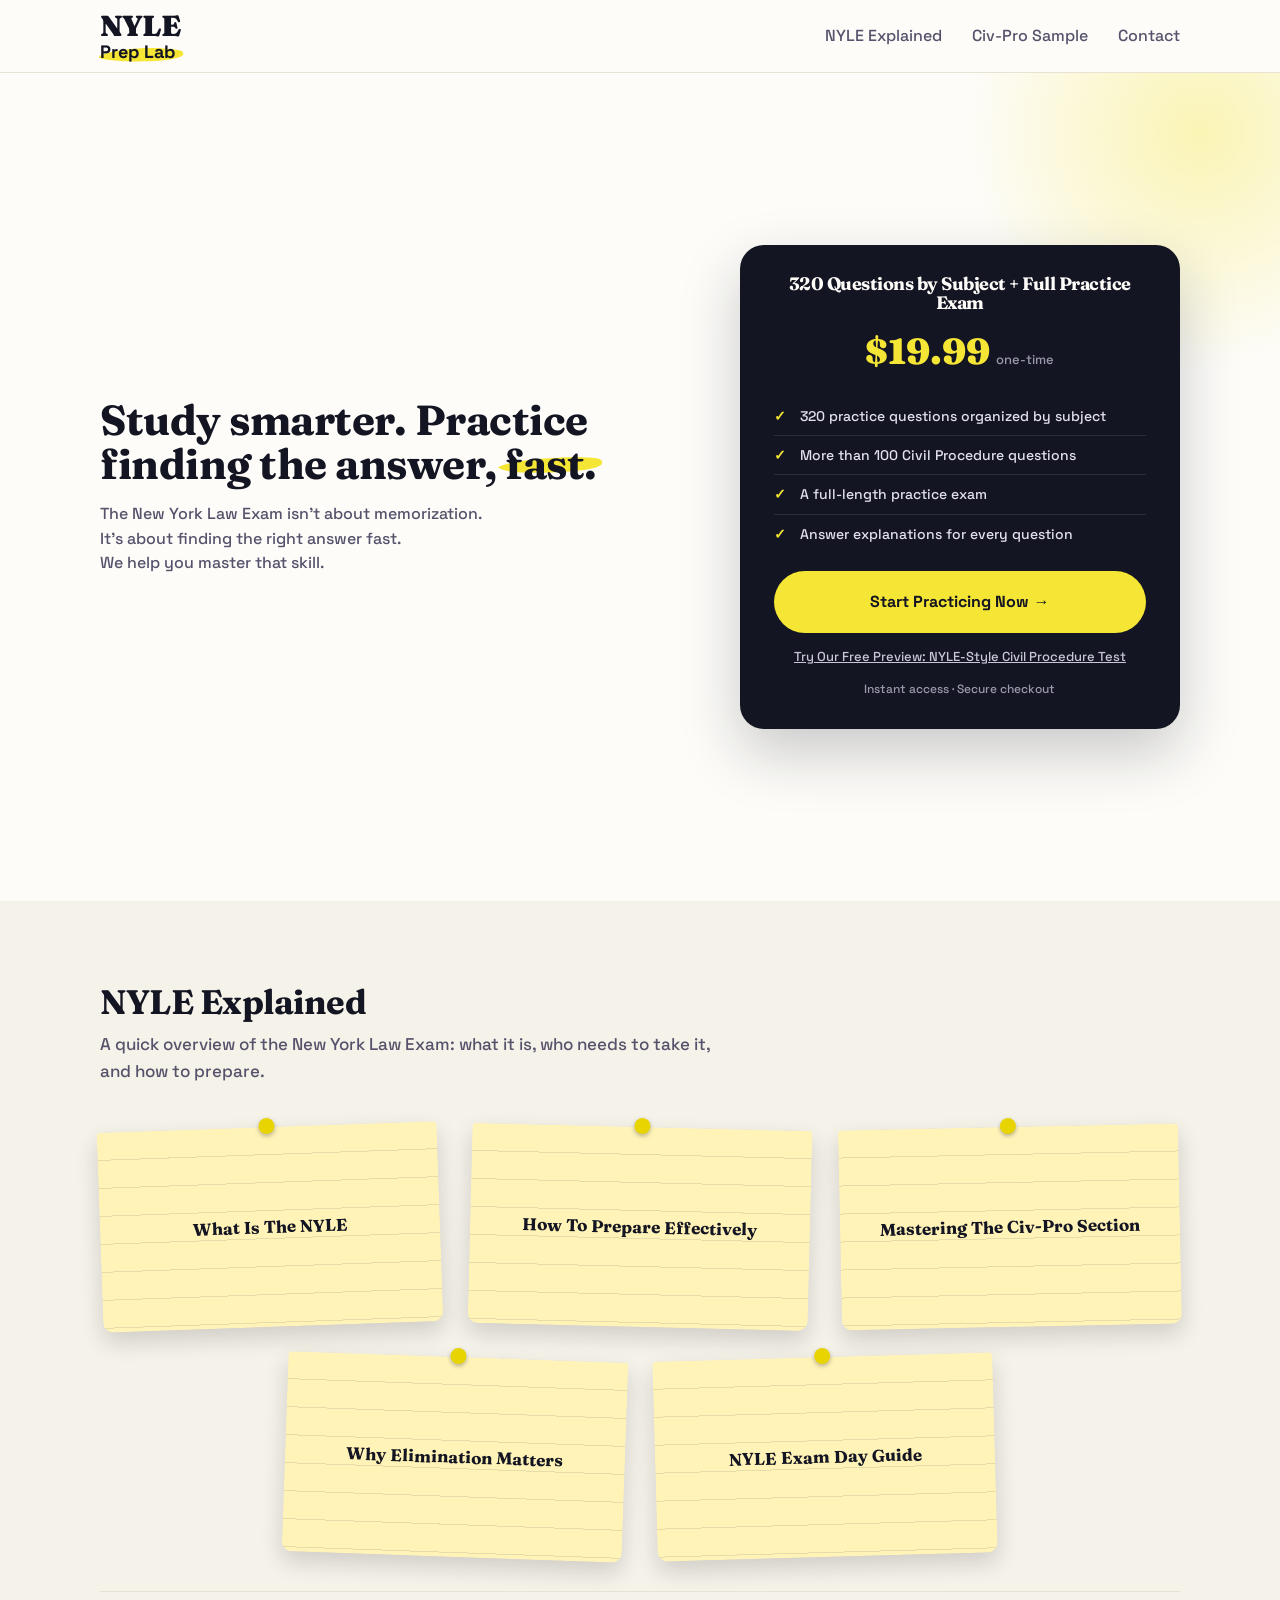
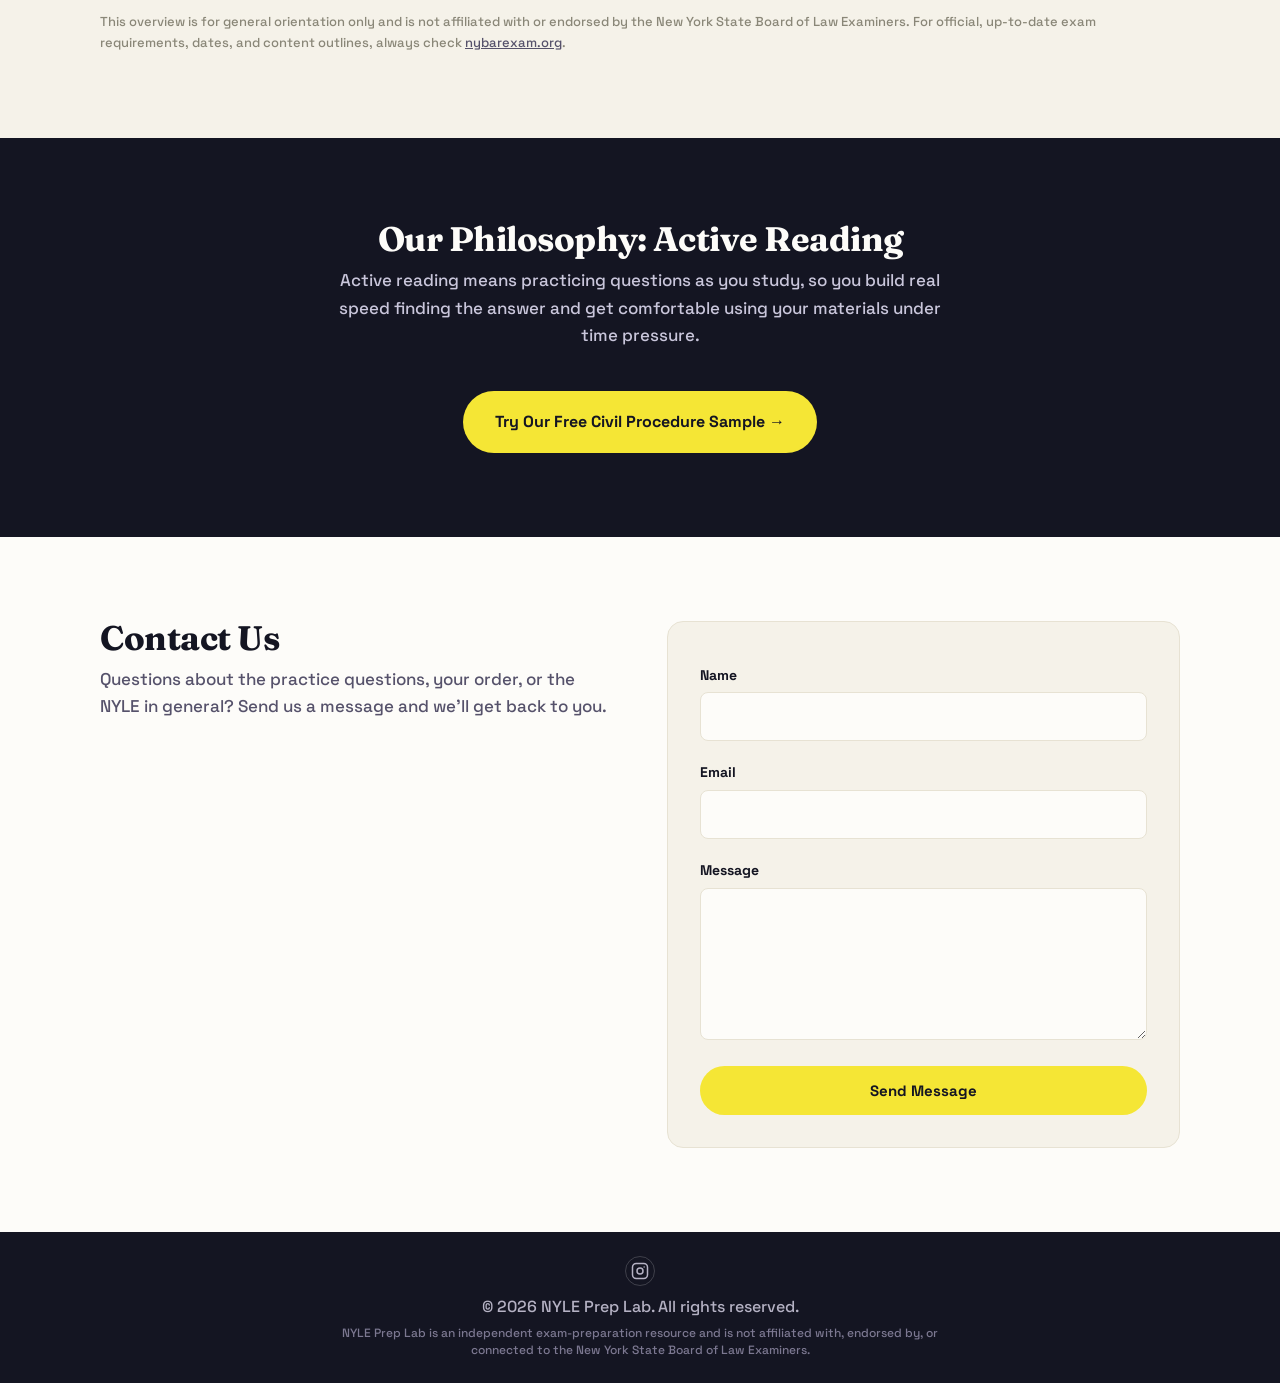
<file: index.html>
<!DOCTYPE html>
<html lang="en">
<head>
<!-- Google tag (gtag.js) -->
<script async src="https://www.googletagmanager.com/gtag/js?id=G-0J8TV4LNTQ"></script>
<script>
  window.dataLayer = window.dataLayer || [];
  function gtag(){dataLayer.push(arguments);}
  gtag('js', new Date());

  gtag('config', 'G-0J8TV4LNTQ');
</script>
<meta charset="UTF-8">
<meta name="viewport" content="width=device-width, initial-scale=1.0">
<title>NYLE Prep Lab | New York Law Exam Practice Questions</title>
<meta name="description" content="NYLE Prep Lab helps you pass the New York Law Exam (NYLE) with 320+ practice questions organized by subject, a full timed practice exam, and clear explanations for every answer.">
<link rel="canonical" href="https://nylepreplab.com/">

<!-- Open Graph -->
<meta property="og:type" content="website">
<meta property="og:title" content="NYLE Prep Lab | New York Law Exam Practice Questions">
<meta property="og:description" content="320+ NYLE practice questions organized by subject, plus a full timed practice exam. Instant access, lifetime updates.">
<meta property="og:url" content="https://nylepreplab.com/">
<meta property="og:image" content="https://nylepreplab.com/assets/brand/instagram-profile.png">

<link rel="icon" type="image/png" href="assets/brand/favicon-512.png">

<link rel="stylesheet" href="css/style.css?v=6">

<script type="application/ld+json">
{
  "@context": "https://schema.org",
  "@type": "Product",
  "name": "NYLE Prep Lab: 320 Questions by Subject + Full Practice Exam",
  "description": "320+ New York Law Exam (NYLE) practice questions organized by subject, plus a full-length timed practice exam with explanations.",
  "brand": { "@type": "Brand", "name": "NYLE Prep Lab" },
  "offers": {
    "@type": "Offer",
    "priceCurrency": "USD",
    "price": "19.99",
    "availability": "https://schema.org/InStock",
    "url": "https://payhip.com/b/jAn7y"
  }
}
</script>
</head>
<body>

<header class="site-header">
  <div class="container nav-inner">
    <a href="#top" class="brand">
      <span class="brand-nyle">NYLE</span>
      <span class="brand-prep-wrap">
        <svg class="brand-highlight" width="92" height="26" viewBox="0 0 56 16" aria-hidden="true">
          <path d="M2,9 C14,4 40,3 52,6 C54,6.5 54,9 51,10 C40,13.5 14,13 4,11 C2,10.5 1,10 2,9 Z" fill="#F5E635"/>
        </svg>
        <span class="brand-prep">Prep Lab</span>
      </span>
    </a>
    <nav class="main-nav" id="mainNav">
      <a href="#nyle-explained">NYLE Explained</a>
      <a href="nyle-civil-procedure-practice-questions.html">Civ-Pro Sample</a>
      <a href="#contact">Contact</a>
    </nav>
    <button class="nav-toggle" id="navToggle" aria-label="Toggle menu" aria-expanded="false">
      <span></span><span></span><span></span>
    </button>
  </div>
</header>

<main id="top">

  <!-- HERO + PRICING -->
  <section class="hero">
    <div class="container hero-grid">
      <div class="hero-copy">
        <h1>Study smarter. Practice finding the answer,
          <span class="hl-wrap">
            <svg class="hl-svg" viewBox="0 0 340 66" aria-hidden="true"><path d="M4,48 C60,20 250,12 314,20 C332,22 336,32 330,40 C314,60 180,68 96,66 C50,65 8,58 4,48 Z" fill="#F5E635" opacity="1"/></svg>
            <span class="hl-text">fast.</span>
          </span>
        </h1>
        <p class="hero-sub">The New York Law Exam isn&rsquo;t about memorization.<br>
          It&rsquo;s about finding the right answer fast.<br>
          We help you master that skill.</p>
      </div>

      <div class="pricing-card">
        <div class="pricing-header">
          <h3>320 Questions by Subject + Full Practice Exam</h3>
          <div class="price"><span class="price-amount">$19.99</span><span class="price-note">one-time</span></div>
        </div>
        <ul class="pricing-features">
          <li>320 practice questions organized by subject</li>
          <li>More than 100 Civil Procedure questions</li>
          <li>A full-length practice exam</li>
          <li>Answer explanations for every question</li>
        </ul>
        <a href="https://payhip.com/order?link=jAn7y" target="_blank" rel="noopener" class="btn btn-primary btn-lg btn-block">Start Practicing Now &rarr;</a>
        <a href="https://payhip.com/order?link=jAn7y&free_preview_mode=1" target="_blank" rel="noopener" class="pricing-preview-link">Try Our Free Preview: NYLE-Style Civil Procedure Test</a>
        <p class="pricing-note">Instant access &middot; Secure checkout</p>
      </div>
    </div>
  </section>

  <!-- NYLE EXPLAINED -->
  <section id="nyle-explained" class="section section-alt">
    <div class="container">
      <h2>NYLE Explained</h2>
      <p class="section-lead">A quick overview of the New York Law Exam: what it is, who needs to take it, and how to prepare.</p>

      <div class="sticky-notes-grid">
        <a href="nyle-registration.html" class="sticky-note"><span class="sticky-note-text">What Is The NYLE</span></a>
        <a href="nyle-study-strategy.html" class="sticky-note"><span class="sticky-note-text">How To Prepare Effectively</span></a>
        <a href="nyle-civil-procedure.html" class="sticky-note"><span class="sticky-note-text">Mastering The Civ-Pro Section</span></a>
        <a href="nyle-elimination-strategy.html" class="sticky-note"><span class="sticky-note-text">Why Elimination Matters</span></a>
        <a href="nyle-exam-day-guide.html" class="sticky-note"><span class="sticky-note-text">NYLE Exam Day Guide</span></a>
      </div>

      <p class="explain-disclaimer">This overview is for general orientation only and is not affiliated with or endorsed by the New York State Board of Law Examiners. For official, up-to-date exam requirements, dates, and content outlines, always check <a href="https://www.nybarexam.org/" target="_blank" rel="noopener">nybarexam.org</a>.</p>
    </div>
  </section>

  <!-- PRACTICE QUESTIONS TEASER -->
  <section id="practice" class="section section-dark">
    <div class="container practice-teaser">
      <h2>Our Philosophy: Active Reading</h2>
      <p class="section-lead">Active reading means practicing questions as you study, so you build real speed finding the answer and get comfortable using your materials under time pressure.</p>
      <a href="nyle-civil-procedure-practice-questions.html" class="btn btn-primary btn-lg">Try Our Free Civil Procedure Sample &rarr;</a>
    </div>
  </section>

  <!-- CONTACT -->
  <section id="contact" class="section">
    <div class="container contact-inner">
      <div>
        <h2>Contact Us</h2>
        <p class="section-lead">Questions about the practice questions, your order, or the NYLE in general? Send us a message and we'll get back to you.</p>
      </div>

      <form id="contactForm" class="contact-form" action="https://formspree.io/f/xvkgvvov" method="POST">
        <input type="hidden" name="_subject" value="New message from NYLE Prep Lab website">
        <label for="name">Name</label>
        <input type="text" id="name" name="name" required>

        <label for="email">Email</label>
        <input type="email" id="email" name="email" required>

        <label for="message">Message</label>
        <textarea id="message" name="message" rows="5" required></textarea>

        <button type="submit" class="btn btn-primary btn-block">Send Message</button>
        <p id="formStatus" class="form-status" hidden></p>
      </form>
    </div>
  </section>

</main>

<footer class="site-footer">
  <div class="container footer-inner">
    <a href="https://www.instagram.com/nylepreplab/" target="_blank" rel="noopener" class="footer-social" aria-label="NYLE Prep Lab on Instagram">
      <svg width="18" height="18" viewBox="0 0 24 24" fill="none" stroke="currentColor" stroke-width="2" stroke-linecap="round" stroke-linejoin="round">
        <rect x="2" y="2" width="20" height="20" rx="5"/>
        <circle cx="12" cy="12" r="4"/>
        <circle cx="17.5" cy="6.5" r="1" fill="currentColor" stroke="none"/>
      </svg>
    </a>
    <p>&copy; <span id="year"></span> NYLE Prep Lab. All rights reserved.</p>
    <p class="footer-disclaimer">NYLE Prep Lab is an independent exam-preparation resource and is not affiliated with, endorsed by, or connected to the New York State Board of Law Examiners.</p>
  </div>
</footer>

<script src="js/main.js?v=6"></script>
</body>
</html>
</file>
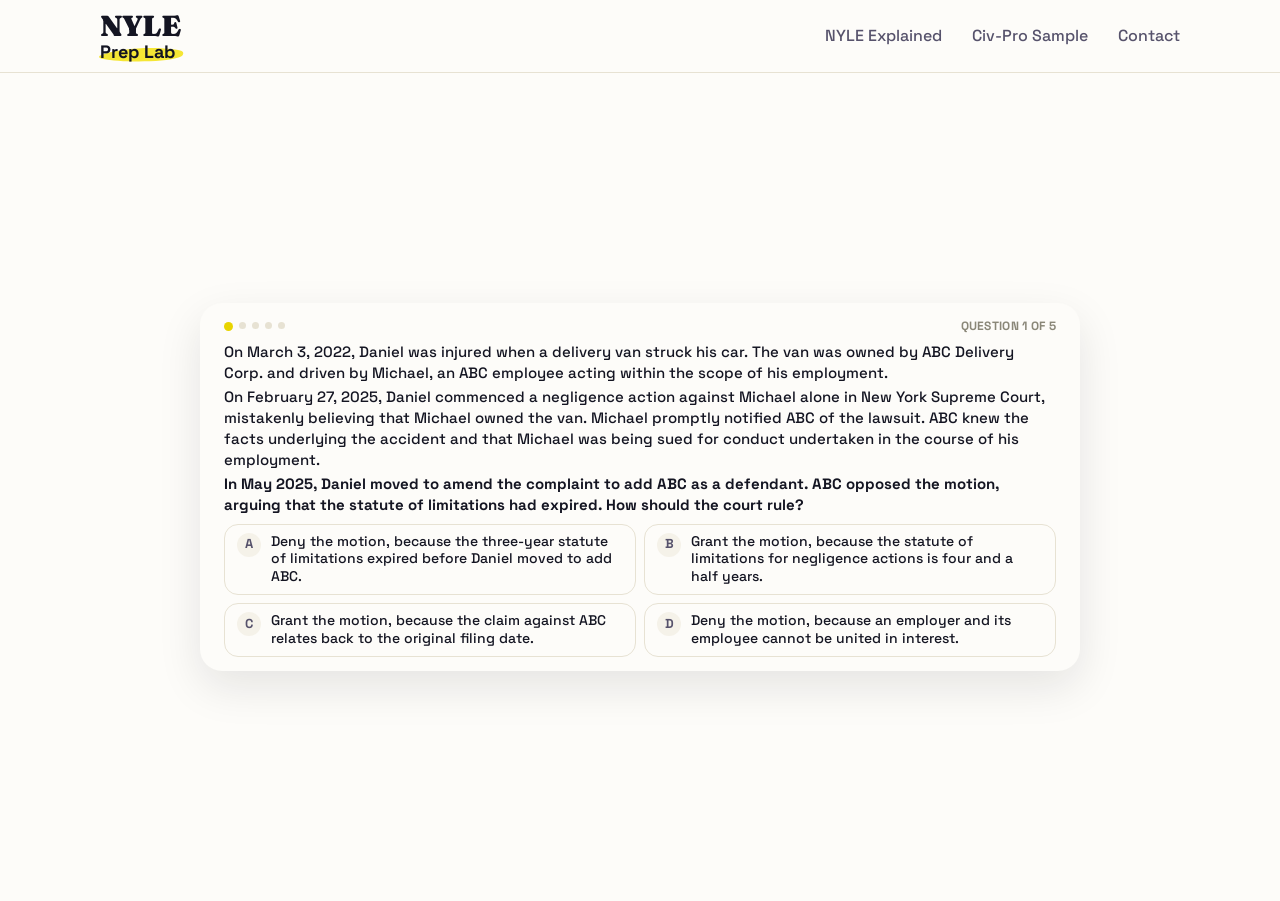
<file: nyle-civil-procedure-practice-questions.html>
<!DOCTYPE html>
<html lang="en">
<head>
<!-- Google tag (gtag.js) -->
<script async src="https://www.googletagmanager.com/gtag/js?id=G-0J8TV4LNTQ"></script>
<script>
  window.dataLayer = window.dataLayer || [];
  function gtag(){dataLayer.push(arguments);}
  gtag('js', new Date());

  gtag('config', 'G-0J8TV4LNTQ');
</script>
<meta charset="UTF-8">
<meta name="viewport" content="width=device-width, initial-scale=1.0">
<title>NYLE Civil Procedure Practice Questions: Free Sample Test | NYLE Prep Lab</title>
<meta name="description" content="Five free NYLE-style Civil Procedure practice questions with full explanations, to help you prepare for the New York Law Exam.">
<link rel="canonical" href="https://nylepreplab.com/nyle-civil-procedure-practice-questions.html">

<meta property="og:type" content="article">
<meta property="og:title" content="NYLE Civil Procedure Practice Questions: Free Sample Test | NYLE Prep Lab">
<meta property="og:description" content="Five free NYLE-style Civil Procedure practice questions with full explanations, to help you prepare for the New York Law Exam.">
<meta property="og:url" content="https://nylepreplab.com/nyle-civil-procedure-practice-questions.html">
<meta property="og:image" content="https://nylepreplab.com/assets/brand/instagram-profile.png">

<link rel="icon" type="image/png" href="assets/brand/favicon-512.png">
<link rel="stylesheet" href="css/style.css?v=6">
</head>
<body>

<header class="site-header">
  <div class="container nav-inner">
    <a href="index.html" class="brand">
      <span class="brand-nyle">NYLE</span>
      <span class="brand-prep-wrap">
        <svg class="brand-highlight" width="92" height="26" viewBox="0 0 56 16" aria-hidden="true">
          <path d="M2,9 C14,4 40,3 52,6 C54,6.5 54,9 51,10 C40,13.5 14,13 4,11 C2,10.5 1,10 2,9 Z" fill="#F5E635"/>
        </svg>
        <span class="brand-prep">Prep Lab</span>
      </span>
    </a>
    <nav class="main-nav" id="mainNav">
      <a href="index.html#nyle-explained">NYLE Explained</a>
      <a href="nyle-civil-procedure-practice-questions.html">Civ-Pro Sample</a>
      <a href="index.html#contact">Contact</a>
    </nav>
    <button class="nav-toggle" id="navToggle" aria-label="Toggle menu" aria-expanded="false">
      <span></span><span></span><span></span>
    </button>
  </div>
</header>

<main>
  <section class="quiz-page-section">
    <div class="container">
      <div class="quiz-app">

        <div class="quiz-slide active" data-slide="1">
          <div class="quiz-meta">
            <div class="quiz-dots">
              <span class="quiz-dot is-current"></span>
              <span class="quiz-dot"></span>
              <span class="quiz-dot"></span>
              <span class="quiz-dot"></span>
              <span class="quiz-dot"></span>
            </div>
            <span class="quiz-count">Question 1 of 5</span>
          </div>
          <div class="quiz-prompt">
            <p>On March 3, 2022, Daniel was injured when a delivery van struck his car. The van was owned by ABC Delivery Corp. and driven by Michael, an ABC employee acting within the scope of his employment.</p>
            <p>On February 27, 2025, Daniel commenced a negligence action against Michael alone in New York Supreme Court, mistakenly believing that Michael owned the van. Michael promptly notified ABC of the lawsuit. ABC knew the facts underlying the accident and that Michael was being sued for conduct undertaken in the course of his employment.</p>
            <p>In May 2025, Daniel moved to amend the complaint to add ABC as a defendant. ABC opposed the motion, arguing that the statute of limitations had expired. How should the court rule?</p>
          </div>
          <div class="quiz-choices-list">
            <button type="button" class="quiz-choice" data-correct="false"><span class="quiz-choice-letter">A</span><span class="quiz-choice-text">Deny the motion, because the three-year statute of limitations expired before Daniel moved to add ABC.</span></button>
            <button type="button" class="quiz-choice" data-correct="false"><span class="quiz-choice-letter">B</span><span class="quiz-choice-text">Grant the motion, because the statute of limitations for negligence actions is four and a half years.</span></button>
            <button type="button" class="quiz-choice" data-correct="true"><span class="quiz-choice-letter">C</span><span class="quiz-choice-text">Grant the motion, because the claim against ABC relates back to the original filing date.</span></button>
            <button type="button" class="quiz-choice" data-correct="false"><span class="quiz-choice-letter">D</span><span class="quiz-choice-text">Deny the motion, because an employer and its employee cannot be united in interest.</span></button>
          </div>
          <div class="quiz-feedback">
            <p class="quiz-feedback-answer">Correct Answer: <span class="quiz-correct-letter">C</span></p>
            <p class="quiz-feedback-explanation">Under CPLR 214(5), the statute of limitations for personal injury actions is three years, so it expired on March 3, 2025. Under CPLR 203 and <em>Buran v Coupal</em>, the claim against ABC relates back to the original filing date.</p>
          </div>
          <button type="button" class="quiz-next-btn btn btn-primary" data-next="2">Next Question &rarr;</button>
        </div>

        <div class="quiz-slide" data-slide="2">
          <div class="quiz-meta">
            <div class="quiz-dots">
              <span class="quiz-dot is-done"></span>
              <span class="quiz-dot is-current"></span>
              <span class="quiz-dot"></span>
              <span class="quiz-dot"></span>
              <span class="quiz-dot"></span>
            </div>
            <span class="quiz-count">Question 2 of 5</span>
          </div>
          <div class="quiz-prompt">
            <p>On June 1, 2022, Paula was injured in a car accident caused by Dan. On May 20, 2025, Paula commenced a negligence action against Dan in New York Supreme Court.</p>
            <p>On June 2, 2025, a process server delivered the summons and complaint to Dan&rsquo;s adult son at Dan&rsquo;s home. The process server mailed a copy to Dan at his home on July 1, 2025, and promptly filed proof of service.</p>
            <p>On July 15, 2025, Dan served an answer that included an affirmative defense of improper service. On October 1, 2025, Dan moved to dismiss the complaint for lack of personal jurisdiction, arguing that the mailing was made too late.</p>
            <p>How should the court rule?</p>
          </div>
          <div class="quiz-choices-list">
            <button type="button" class="quiz-choice" data-correct="false"><span class="quiz-choice-letter">A</span><span class="quiz-choice-text">Grant the motion, because the mailing was made more than 20 days after delivery to Dan&rsquo;s son, and a late mailing does not cure the defect.</span></button>
            <button type="button" class="quiz-choice" data-correct="false"><span class="quiz-choice-letter">B</span><span class="quiz-choice-text">Grant the motion, but Paula may commence a new action within six months under CPLR 205(a).</span></button>
            <button type="button" class="quiz-choice" data-correct="true"><span class="quiz-choice-letter">C</span><span class="quiz-choice-text">Deny the motion, because Dan waived his objection to improper service by failing to move on that ground within 60 days after serving his answer.</span></button>
            <button type="button" class="quiz-choice" data-correct="false"><span class="quiz-choice-letter">D</span><span class="quiz-choice-text">Deny the motion, because Dan waived any objection to personal jurisdiction by serving an answer instead of making a pre-answer motion to dismiss.</span></button>
          </div>
          <div class="quiz-feedback">
            <p class="quiz-feedback-answer">Correct Answer: <span class="quiz-correct-letter">C</span></p>
            <p class="quiz-feedback-explanation">Under CPLR 308(2), the mailing must occur within 20 days after delivery, so the July 1 mailing was untimely. However, under CPLR 3211(e), Dan waived his improper-service defense by failing to move within 60 days after serving his answer. That period ended in mid-September 2025, so his October 1 motion was late.</p>
          </div>
          <button type="button" class="quiz-next-btn btn btn-primary" data-next="3">Next Question &rarr;</button>
        </div>

        <div class="quiz-slide" data-slide="3">
          <div class="quiz-meta">
            <div class="quiz-dots">
              <span class="quiz-dot is-done"></span>
              <span class="quiz-dot is-done"></span>
              <span class="quiz-dot is-current"></span>
              <span class="quiz-dot"></span>
              <span class="quiz-dot"></span>
            </div>
            <span class="quiz-count">Question 3 of 5</span>
          </div>
          <div class="quiz-prompt">
            <p>On March 2, 2026, Supreme Court entered a judgment in favor of Acme Corp. against Beth, who was represented by counsel throughout the action. On March 4, Acme&rsquo;s attorney mailed a copy of the judgment with written notice of entry to Beth at her home in New York. Beth gave the papers to her attorney on March 6.</p>
            <p>On April 1, Acme&rsquo;s attorney realized the error and mailed a copy of the judgment with written notice of entry to Beth&rsquo;s attorney&rsquo;s office in New York. On May 4, 2026, Beth&rsquo;s attorney served and filed a notice of appeal. Acme moves to dismiss the appeal as untimely.</p>
            <p>How should the court rule?</p>
          </div>
          <div class="quiz-choices-list">
            <button type="button" class="quiz-choice" data-correct="false"><span class="quiz-choice-letter">A</span><span class="quiz-choice-text">Grant the motion, because the notice of appeal was filed more than 30 days after Beth&rsquo;s attorney received the judgment and notice of entry on March 6.</span></button>
            <button type="button" class="quiz-choice" data-correct="false"><span class="quiz-choice-letter">B</span><span class="quiz-choice-text">Grant the motion, because the notice of appeal was filed more than 30 days after Acme served the judgment and notice of entry on Beth&rsquo;s attorney.</span></button>
            <button type="button" class="quiz-choice" data-correct="false"><span class="quiz-choice-letter">C</span><span class="quiz-choice-text">Deny the motion, because Acme&rsquo;s initial service on Beth instead of her attorney was defective, so Acme could not later start the time to appeal by re-serving.</span></button>
            <button type="button" class="quiz-choice" data-correct="true"><span class="quiz-choice-letter">D</span><span class="quiz-choice-text">Deny the motion, because the time to appeal ran from the April 1 service on Beth&rsquo;s attorney and was extended by five days because service was made by mail.</span></button>
          </div>
          <div class="quiz-feedback">
            <p class="quiz-feedback-answer">Correct Answer: <span class="quiz-correct-letter">D</span></p>
            <p class="quiz-feedback-explanation">Under CPLR 2103(b), papers served on a represented party must be served on the party&rsquo;s attorney, so the March 4 mailing to Beth did not start the time to appeal. The April 1 mailing to her attorney did. Under CPLR 5513(a), the appeal period is 30 days. Under CPLR 2103(b)(2), 5 days are added for service by mail within New York. The deadline was May 6, so the May 4 notice of appeal was timely.</p>
          </div>
          <button type="button" class="quiz-next-btn btn btn-primary" data-next="4">Next Question &rarr;</button>
        </div>

        <div class="quiz-slide" data-slide="4">
          <div class="quiz-meta">
            <div class="quiz-dots">
              <span class="quiz-dot is-done"></span>
              <span class="quiz-dot is-done"></span>
              <span class="quiz-dot is-done"></span>
              <span class="quiz-dot is-current"></span>
              <span class="quiz-dot"></span>
            </div>
            <span class="quiz-count">Question 4 of 5</span>
          </div>
          <div class="quiz-prompt">
            <p>Coastline Supply and Harbor Foods signed a written contract that requires arbitration of all disputes. Harbor&rsquo;s payment to Coastline was due on March 1, 2017, and Harbor never paid.</p>
            <p>On September 10, 2025, Coastline sent Harbor a demand for arbitration by regular first-class mail. The demand complied with CPLR 7503(c) in every respect except the method of service. Harbor did not apply to stay the arbitration and did not take part in it. The arbitrator delivered an award in Coastline&rsquo;s favor on February 2, 2026.</p>
            <p>On April 15, 2026, Harbor moved to vacate the award on the ground that the claim was barred by the statute of limitations.</p>
            <p>How should the court rule?</p>
          </div>
          <div class="quiz-choices-list">
            <button type="button" class="quiz-choice" data-correct="false"><span class="quiz-choice-letter">A</span><span class="quiz-choice-text">Deny the motion, because Harbor waived the statute of limitations defense by failing to apply to stay the arbitration within 20 days after receiving the demand.</span></button>
            <button type="button" class="quiz-choice" data-correct="false"><span class="quiz-choice-letter">B</span><span class="quiz-choice-text">Deny the motion, because a court may not vacate an arbitration award for an arbitrator&rsquo;s errors of law.</span></button>
            <button type="button" class="quiz-choice" data-correct="false"><span class="quiz-choice-letter">C</span><span class="quiz-choice-text">Deny the motion, because under CPLR 7502(b) the arbitrator, not the court, decides whether to apply a statute of limitations bar.</span></button>
            <button type="button" class="quiz-choice" data-correct="true"><span class="quiz-choice-letter">D</span><span class="quiz-choice-text">Grant the motion, because the demand was improperly served and Harbor did not participate in the arbitration, preserving its statute-of-limitations defense.</span></button>
          </div>
          <div class="quiz-feedback">
            <p class="quiz-feedback-answer">Correct Answer: <span class="quiz-correct-letter">D</span></p>
            <p class="quiz-feedback-explanation">Under CPLR 213(2), the six-year limitations period expired on March 1, 2023. Under CPLR 7503(c), regular first-class mail is not a permitted method of serving an arbitration demand. Because the demand was improperly served and Harbor did not participate, the limitations defense was not waived and may be raised in a motion to vacate under CPLR 7511(b)(2) (<em>Blamowski v Munson Transportation</em>). Harbor&rsquo;s motion was made within 90 days of delivery of the award, so it was timely under CPLR 7511(a).</p>
          </div>
          <button type="button" class="quiz-next-btn btn btn-primary" data-next="5">Next Question &rarr;</button>
        </div>

        <div class="quiz-slide" data-slide="5">
          <div class="quiz-meta">
            <div class="quiz-dots">
              <span class="quiz-dot is-done"></span>
              <span class="quiz-dot is-done"></span>
              <span class="quiz-dot is-done"></span>
              <span class="quiz-dot is-done"></span>
              <span class="quiz-dot is-current"></span>
            </div>
            <span class="quiz-count">Question 5 of 5</span>
          </div>
          <div class="quiz-prompt">
            <p>On January 15, 2026, a state licensing board held a hearing on charges against Lena, a licensed contractor, and took testimony and documentary evidence. On March 2, 2026, the board issued its final determination revoking Lena&rsquo;s license and served it on her the same day.</p>
            <p>On June 25, 2026, Lena commenced an Article 78 proceeding in Supreme Court by filing a petition. The petition alleges only that the board&rsquo;s determination was not supported by substantial evidence. Lena served the petition on the board on July 20, 2026. The board moved to dismiss for untimely service.</p>
            <p>What should Supreme Court do?</p>
          </div>
          <div class="quiz-choices-list">
            <button type="button" class="quiz-choice" data-correct="false"><span class="quiz-choice-letter">A</span><span class="quiz-choice-text">Transfer the proceeding to the Appellate Division, because the petition challenges a determination made after an evidentiary hearing.</span></button>
            <button type="button" class="quiz-choice" data-correct="false"><span class="quiz-choice-letter">B</span><span class="quiz-choice-text">Deny the motion, because Lena served the petition within 120 days after filing it.</span></button>
            <button type="button" class="quiz-choice" data-correct="false"><span class="quiz-choice-letter">C</span><span class="quiz-choice-text">Grant the motion, because Lena commenced the proceeding more than four months after the hearing took place, and a claim that the agency&rsquo;s determination was not supported by substantial evidence is not a proper ground for obtaining relief under Article 78.</span></button>
            <button type="button" class="quiz-choice" data-correct="true"><span class="quiz-choice-letter">D</span><span class="quiz-choice-text">Decide the service objection itself, and dismiss the proceeding unless it extends Lena&rsquo;s time to serve, because she served the petition more than 15 days after the limitations period expired.</span></button>
          </div>
          <div class="quiz-feedback">
            <p class="quiz-feedback-answer">Correct Answer: <span class="quiz-correct-letter">D</span></p>
            <p class="quiz-feedback-explanation">Under CPLR 217, the four-month limitation period ran from the March 2 final determination and expired on July 2, so the petition was filed on time. Under CPLR 306-b, service had to be made within 15 days after the limitation period expired, by July 17, so the July 20 service was late. Under CPLR 7804(g), the court must decide any objection that could end the proceeding before transferring it to the Appellate Division.</p>
          </div>
          <div class="quiz-complete">
            <p class="quiz-complete-title">Nice work! You&rsquo;ve completed all 5 free questions. Keep practicing: 320 more questions are waiting for you.</p>
            <a href="https://payhip.com/order?link=jAn7y" target="_blank" rel="noopener" class="btn btn-primary quiz-complete-btn">Unlock 320 More Questions &rarr;</a>
          </div>
        </div>

      </div>
    </div>
  </section>
</main>

<script src="js/main.js?v=6"></script>
</body>
</html>
</file>
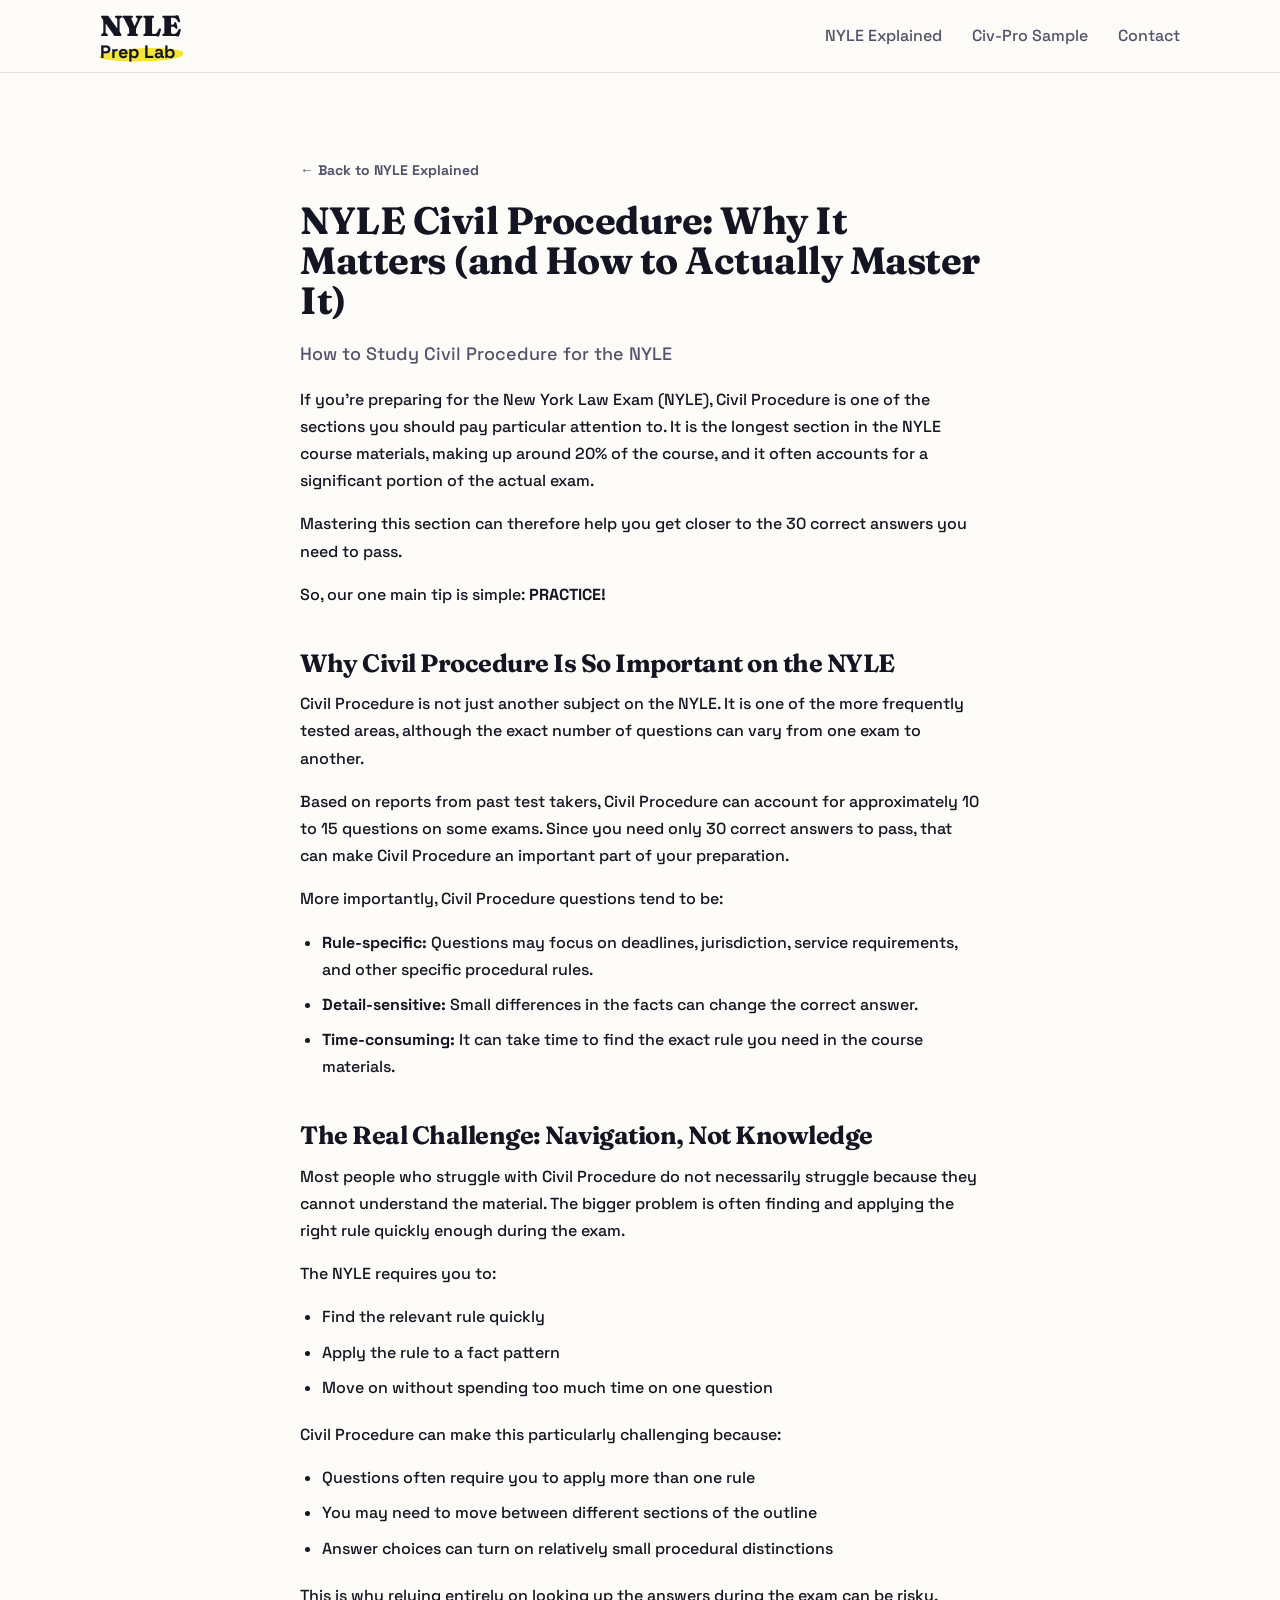
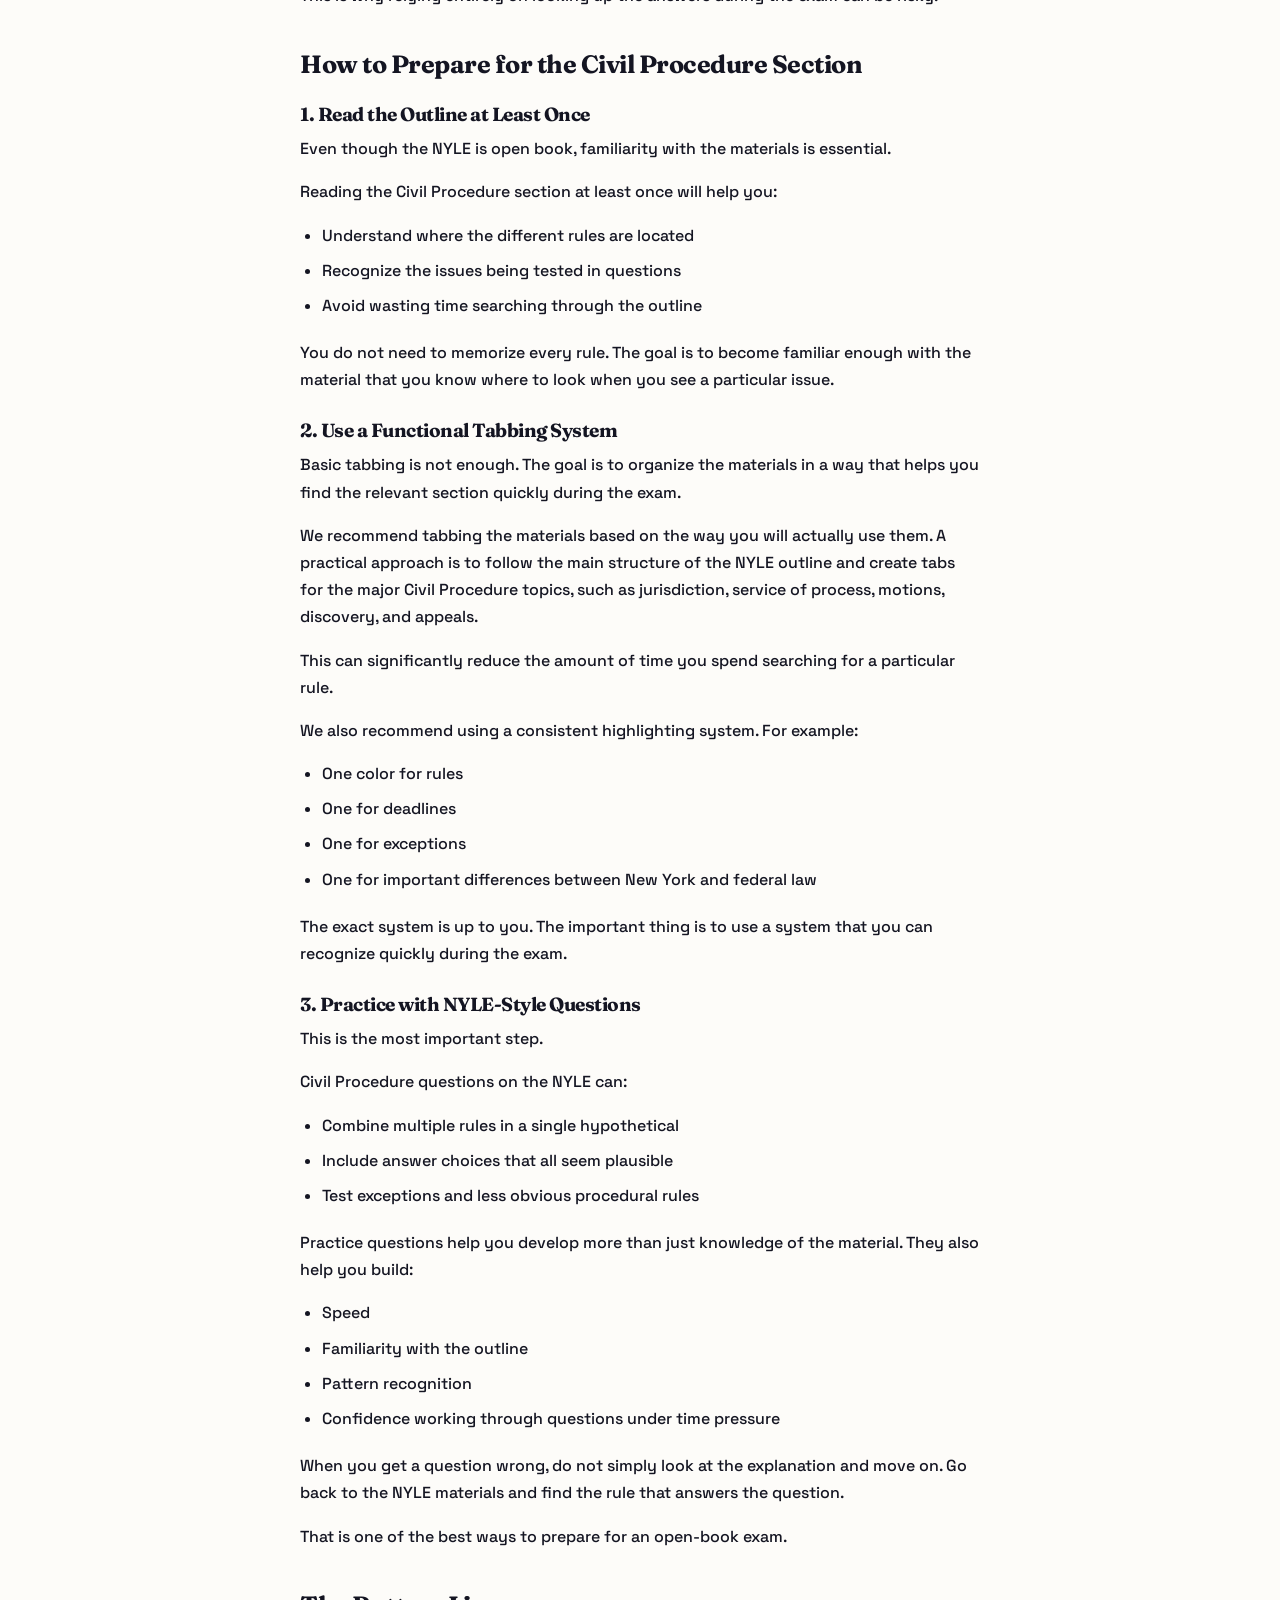
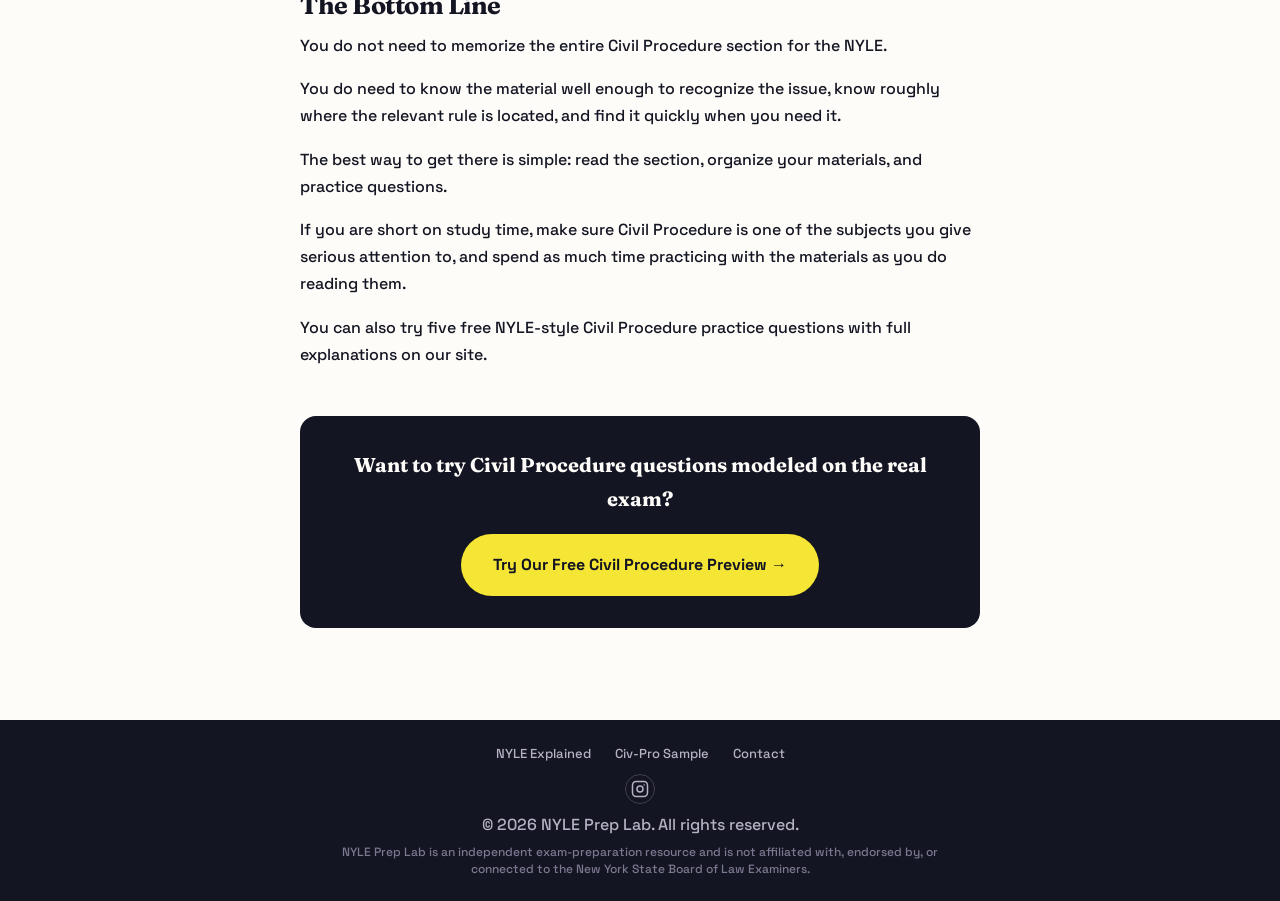
<file: nyle-civil-procedure.html>
<!DOCTYPE html>
<html lang="en">
<head>
<!-- Google tag (gtag.js) -->
<script async src="https://www.googletagmanager.com/gtag/js?id=G-0J8TV4LNTQ"></script>
<script>
  window.dataLayer = window.dataLayer || [];
  function gtag(){dataLayer.push(arguments);}
  gtag('js', new Date());

  gtag('config', 'G-0J8TV4LNTQ');
</script>
<meta charset="UTF-8">
<meta name="viewport" content="width=device-width, initial-scale=1.0">
<title>NYLE Civil Procedure: Why It Matters | NYLE Prep Lab</title>
<meta name="description" content="Why Civil Procedure is one of the most heavily tested NYLE subjects, why navigation matters more than raw knowledge, and how to actually master it.">
<link rel="canonical" href="https://nylepreplab.com/nyle-civil-procedure.html">

<meta property="og:type" content="article">
<meta property="og:title" content="NYLE Civil Procedure: Why It Matters | NYLE Prep Lab">
<meta property="og:description" content="Why Civil Procedure is one of the most heavily tested NYLE subjects, why navigation matters more than raw knowledge, and how to actually master it.">
<meta property="og:url" content="https://nylepreplab.com/nyle-civil-procedure.html">
<meta property="og:image" content="https://nylepreplab.com/assets/brand/instagram-profile.png">

<link rel="icon" type="image/png" href="assets/brand/favicon-512.png">
<link rel="stylesheet" href="css/style.css?v=6">
</head>
<body>

<header class="site-header">
  <div class="container nav-inner">
    <a href="index.html" class="brand">
      <span class="brand-nyle">NYLE</span>
      <span class="brand-prep-wrap">
        <svg class="brand-highlight" width="92" height="26" viewBox="0 0 56 16" aria-hidden="true">
          <path d="M2,9 C14,4 40,3 52,6 C54,6.5 54,9 51,10 C40,13.5 14,13 4,11 C2,10.5 1,10 2,9 Z" fill="#F5E635"/>
        </svg>
        <span class="brand-prep">Prep Lab</span>
      </span>
    </a>
    <nav class="main-nav" id="mainNav">
      <a href="index.html#nyle-explained">NYLE Explained</a>
      <a href="nyle-civil-procedure-practice-questions.html">Civ-Pro Sample</a>
      <a href="index.html#contact">Contact</a>
    </nav>
    <button class="nav-toggle" id="navToggle" aria-label="Toggle menu" aria-expanded="false">
      <span></span><span></span><span></span>
    </button>
  </div>
</header>

<main>
  <section class="section">
    <div class="container article-shell">
      <a href="index.html#nyle-explained" class="article-back">&larr; Back to NYLE Explained</a>

      <h1>NYLE Civil Procedure: Why It Matters (and How to Actually Master It)</h1>
      <p class="article-lead">How to Study Civil Procedure for the NYLE</p>

      <p>If you&rsquo;re preparing for the New York Law Exam (NYLE), Civil Procedure is one of the sections you should pay particular attention to. It is the longest section in the NYLE course materials, making up around 20% of the course, and it often accounts for a significant portion of the actual exam.</p>
      <p>Mastering this section can therefore help you get closer to the 30 correct answers you need to pass.</p>
      <p>So, our one main tip is simple: <strong>PRACTICE!</strong></p>

      <h2>Why Civil Procedure Is So Important on the NYLE</h2>
      <p>Civil Procedure is not just another subject on the NYLE. It is one of the more frequently tested areas, although the exact number of questions can vary from one exam to another.</p>
      <p>Based on reports from past test takers, Civil Procedure can account for approximately 10 to 15 questions on some exams. Since you need only 30 correct answers to pass, that can make Civil Procedure an important part of your preparation.</p>
      <p>More importantly, Civil Procedure questions tend to be:</p>
      <ul>
        <li><strong>Rule-specific:</strong> Questions may focus on deadlines, jurisdiction, service requirements, and other specific procedural rules.</li>
        <li><strong>Detail-sensitive:</strong> Small differences in the facts can change the correct answer.</li>
        <li><strong>Time-consuming:</strong> It can take time to find the exact rule you need in the course materials.</li>
      </ul>

      <h2>The Real Challenge: Navigation, Not Knowledge</h2>
      <p>Most people who struggle with Civil Procedure do not necessarily struggle because they cannot understand the material. The bigger problem is often finding and applying the right rule quickly enough during the exam.</p>
      <p>The NYLE requires you to:</p>
      <ul>
        <li>Find the relevant rule quickly</li>
        <li>Apply the rule to a fact pattern</li>
        <li>Move on without spending too much time on one question</li>
      </ul>
      <p>Civil Procedure can make this particularly challenging because:</p>
      <ul>
        <li>Questions often require you to apply more than one rule</li>
        <li>You may need to move between different sections of the outline</li>
        <li>Answer choices can turn on relatively small procedural distinctions</li>
      </ul>
      <p>This is why relying entirely on looking up the answers during the exam can be risky.</p>

      <h2>How to Prepare for the Civil Procedure Section</h2>

      <h3>1. Read the Outline at Least Once</h3>
      <p>Even though the NYLE is open book, familiarity with the materials is essential.</p>
      <p>Reading the Civil Procedure section at least once will help you:</p>
      <ul>
        <li>Understand where the different rules are located</li>
        <li>Recognize the issues being tested in questions</li>
        <li>Avoid wasting time searching through the outline</li>
      </ul>
      <p>You do not need to memorize every rule. The goal is to become familiar enough with the material that you know where to look when you see a particular issue.</p>

      <h3>2. Use a Functional Tabbing System</h3>
      <p>Basic tabbing is not enough. The goal is to organize the materials in a way that helps you find the relevant section quickly during the exam.</p>
      <p>We recommend tabbing the materials based on the way you will actually use them. A practical approach is to follow the main structure of the NYLE outline and create tabs for the major Civil Procedure topics, such as jurisdiction, service of process, motions, discovery, and appeals.</p>
      <p>This can significantly reduce the amount of time you spend searching for a particular rule.</p>
      <p>We also recommend using a consistent highlighting system. For example:</p>
      <ul>
        <li>One color for rules</li>
        <li>One for deadlines</li>
        <li>One for exceptions</li>
        <li>One for important differences between New York and federal law</li>
      </ul>
      <p>The exact system is up to you. The important thing is to use a system that you can recognize quickly during the exam.</p>

      <h3>3. Practice with NYLE-Style Questions</h3>
      <p>This is the most important step.</p>
      <p>Civil Procedure questions on the NYLE can:</p>
      <ul>
        <li>Combine multiple rules in a single hypothetical</li>
        <li>Include answer choices that all seem plausible</li>
        <li>Test exceptions and less obvious procedural rules</li>
      </ul>
      <p>Practice questions help you develop more than just knowledge of the material. They also help you build:</p>
      <ul>
        <li>Speed</li>
        <li>Familiarity with the outline</li>
        <li>Pattern recognition</li>
        <li>Confidence working through questions under time pressure</li>
      </ul>
      <p>When you get a question wrong, do not simply look at the explanation and move on. Go back to the NYLE materials and find the rule that answers the question.</p>
      <p>That is one of the best ways to prepare for an open-book exam.</p>

      <h2>The Bottom Line</h2>
      <p>You do not need to memorize the entire Civil Procedure section for the NYLE.</p>
      <p>You do need to know the material well enough to recognize the issue, know roughly where the relevant rule is located, and find it quickly when you need it.</p>
      <p>The best way to get there is simple: read the section, organize your materials, and practice questions.</p>
      <p>If you are short on study time, make sure Civil Procedure is one of the subjects you give serious attention to, and spend as much time practicing with the materials as you do reading them.</p>
      <p>You can also try <a href="nyle-civil-procedure-practice-questions.html">five free NYLE-style Civil Procedure practice questions with full explanations</a> on our site.</p>

      <div class="article-cta">
        <p>Want to try Civil Procedure questions modeled on the real exam?</p>
        <a href="https://payhip.com/order?link=jAn7y&free_preview_mode=1" target="_blank" rel="noopener" class="btn btn-primary btn-lg">Try Our Free Civil Procedure Preview &rarr;</a>
      </div>
    </div>
  </section>
</main>

<footer class="site-footer">
  <div class="container footer-inner">
    <nav class="footer-nav">
      <a href="index.html#nyle-explained">NYLE Explained</a>
      <a href="nyle-civil-procedure-practice-questions.html">Civ-Pro Sample</a>
      <a href="index.html#contact">Contact</a>
    </nav>
    <a href="https://www.instagram.com/nylepreplab/" target="_blank" rel="noopener" class="footer-social" aria-label="NYLE Prep Lab on Instagram">
      <svg width="18" height="18" viewBox="0 0 24 24" fill="none" stroke="currentColor" stroke-width="2" stroke-linecap="round" stroke-linejoin="round">
        <rect x="2" y="2" width="20" height="20" rx="5"/>
        <circle cx="12" cy="12" r="4"/>
        <circle cx="17.5" cy="6.5" r="1" fill="currentColor" stroke="none"/>
      </svg>
    </a>
    <p>&copy; <span id="year"></span> NYLE Prep Lab. All rights reserved.</p>
    <p class="footer-disclaimer">NYLE Prep Lab is an independent exam-preparation resource and is not affiliated with, endorsed by, or connected to the New York State Board of Law Examiners.</p>
  </div>
</footer>

<script src="js/main.js?v=6"></script>
</body>
</html>
</file>
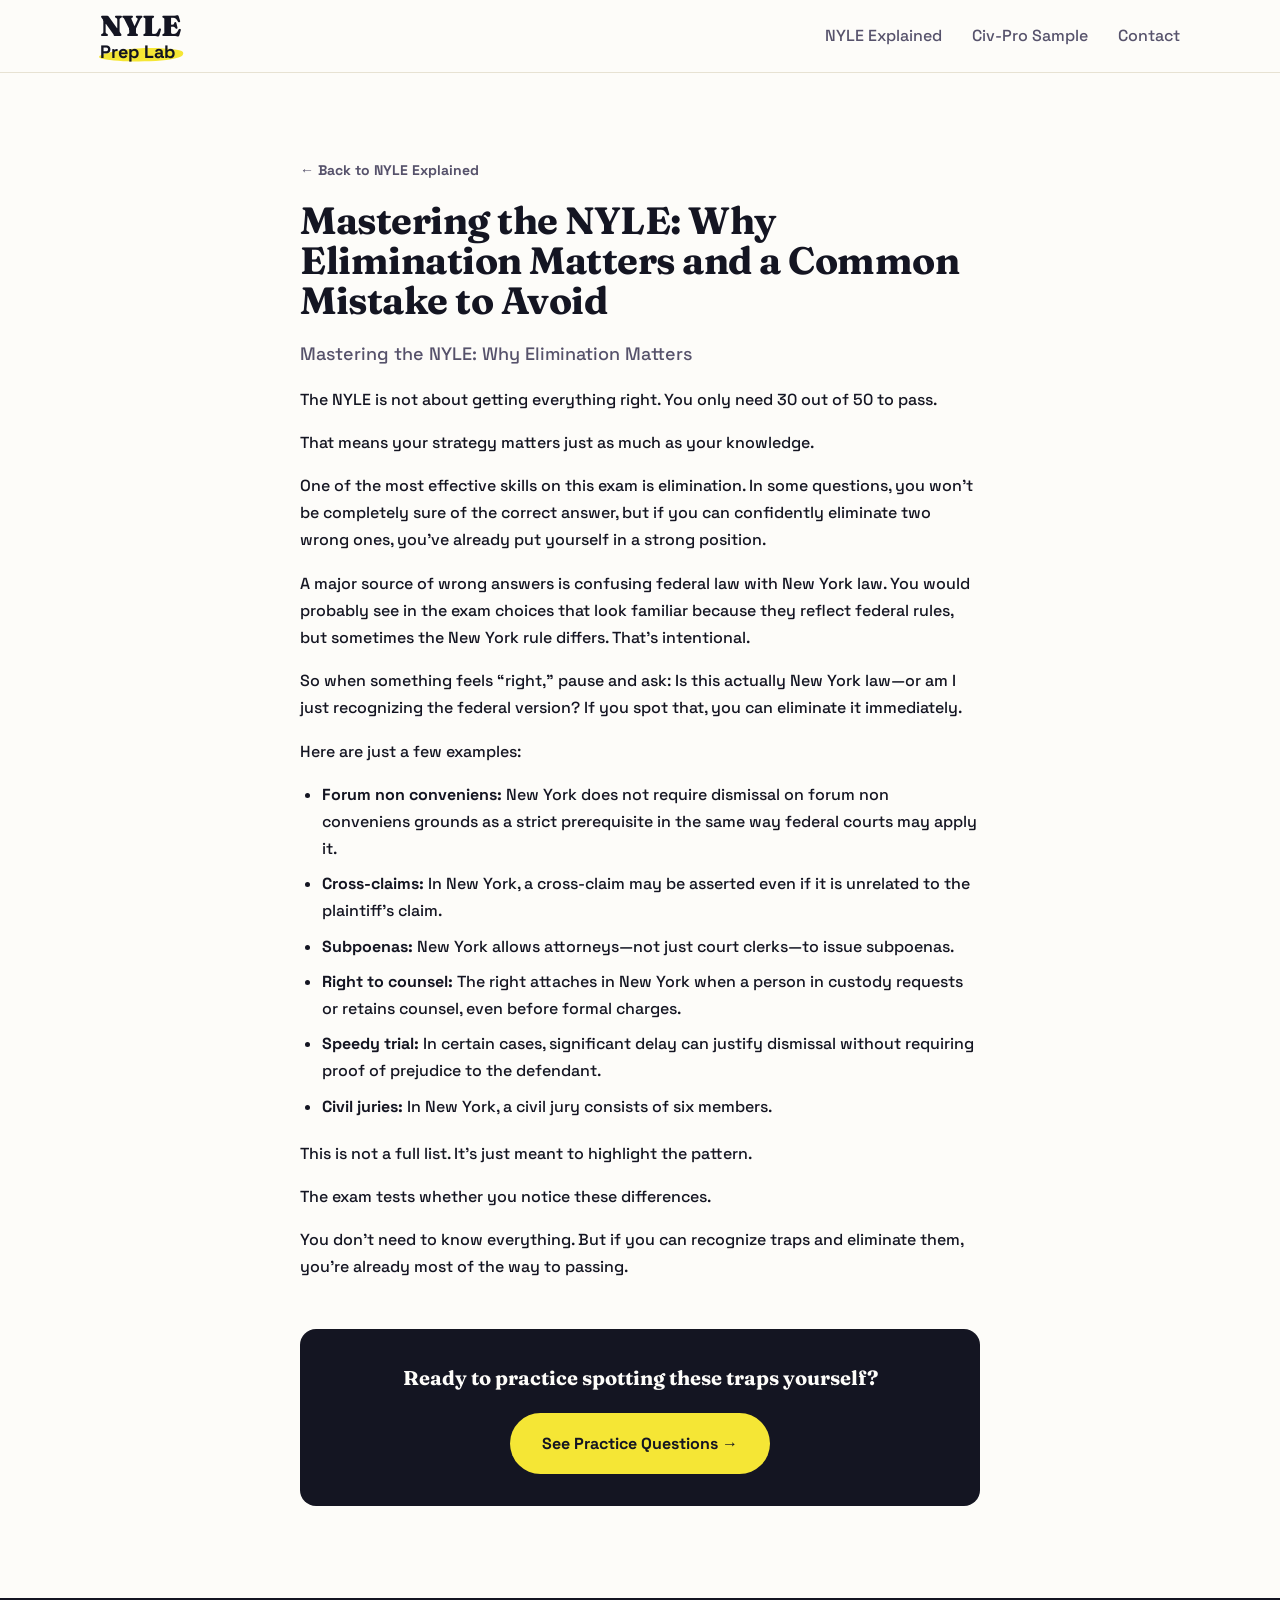
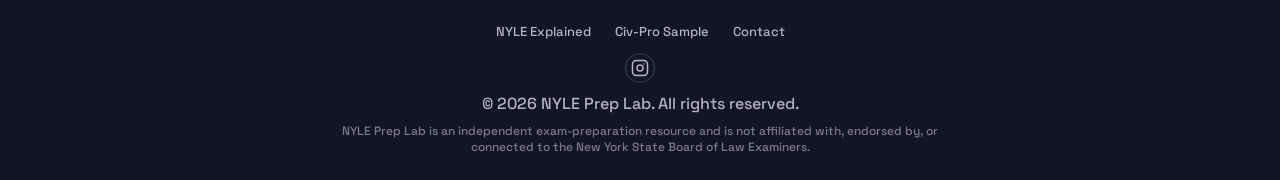
<file: nyle-elimination-strategy.html>
<!DOCTYPE html>
<html lang="en">
<head>
<!-- Google tag (gtag.js) -->
<script async src="https://www.googletagmanager.com/gtag/js?id=G-0J8TV4LNTQ"></script>
<script>
  window.dataLayer = window.dataLayer || [];
  function gtag(){dataLayer.push(arguments);}
  gtag('js', new Date());

  gtag('config', 'G-0J8TV4LNTQ');
</script>
<meta charset="UTF-8">
<meta name="viewport" content="width=device-width, initial-scale=1.0">
<title>Mastering the NYLE: Why Elimination Matters | NYLE Prep Lab</title>
<meta name="description" content="You only need 30 out of 50 to pass the NYLE. Here's why elimination is one of the most effective NYLE strategies, and the New York-vs-federal trap to watch for.">
<link rel="canonical" href="https://nylepreplab.com/nyle-elimination-strategy.html">

<meta property="og:type" content="article">
<meta property="og:title" content="Mastering the NYLE: Why Elimination Matters | NYLE Prep Lab">
<meta property="og:description" content="You only need 30 out of 50 to pass the NYLE. Here's why elimination is one of the most effective NYLE strategies, and the New York-vs-federal trap to watch for.">
<meta property="og:url" content="https://nylepreplab.com/nyle-elimination-strategy.html">
<meta property="og:image" content="https://nylepreplab.com/assets/brand/instagram-profile.png">

<link rel="icon" type="image/png" href="assets/brand/favicon-512.png">
<link rel="stylesheet" href="css/style.css?v=6">
</head>
<body>

<header class="site-header">
  <div class="container nav-inner">
    <a href="index.html" class="brand">
      <span class="brand-nyle">NYLE</span>
      <span class="brand-prep-wrap">
        <svg class="brand-highlight" width="92" height="26" viewBox="0 0 56 16" aria-hidden="true">
          <path d="M2,9 C14,4 40,3 52,6 C54,6.5 54,9 51,10 C40,13.5 14,13 4,11 C2,10.5 1,10 2,9 Z" fill="#F5E635"/>
        </svg>
        <span class="brand-prep">Prep Lab</span>
      </span>
    </a>
    <nav class="main-nav" id="mainNav">
      <a href="index.html#nyle-explained">NYLE Explained</a>
      <a href="nyle-civil-procedure-practice-questions.html">Civ-Pro Sample</a>
      <a href="index.html#contact">Contact</a>
    </nav>
    <button class="nav-toggle" id="navToggle" aria-label="Toggle menu" aria-expanded="false">
      <span></span><span></span><span></span>
    </button>
  </div>
</header>

<main>
  <section class="section">
    <div class="container article-shell">
      <a href="index.html#nyle-explained" class="article-back">&larr; Back to NYLE Explained</a>

      <h1>Mastering the NYLE: Why Elimination Matters and a Common Mistake to Avoid</h1>
      <p class="article-lead">Mastering the NYLE: Why Elimination Matters</p>

      <p>The NYLE is not about getting everything right. You only need 30 out of 50 to pass.</p>
      <p>That means your strategy matters just as much as your knowledge.</p>
      <p>One of the most effective skills on this exam is elimination. In some questions, you won&rsquo;t be completely sure of the correct answer, but if you can confidently eliminate two wrong ones, you&rsquo;ve already put yourself in a strong position.</p>

      <p>A major source of wrong answers is confusing federal law with New York law. You would probably see in the exam choices that look familiar because they reflect federal rules, but sometimes the New York rule differs. That&rsquo;s intentional.</p>

      <p>So when something feels &ldquo;right,&rdquo; pause and ask: Is this actually New York law&mdash;or am I just recognizing the federal version? If you spot that, you can eliminate it immediately.</p>

      <p>Here are just a few examples:</p>
      <ul>
        <li><strong>Forum non conveniens:</strong> New York does not require dismissal on forum non conveniens grounds as a strict prerequisite in the same way federal courts may apply it.</li>
        <li><strong>Cross-claims:</strong> In New York, a cross-claim may be asserted even if it is unrelated to the plaintiff&rsquo;s claim.</li>
        <li><strong>Subpoenas:</strong> New York allows attorneys&mdash;not just court clerks&mdash;to issue subpoenas.</li>
        <li><strong>Right to counsel:</strong> The right attaches in New York when a person in custody requests or retains counsel, even before formal charges.</li>
        <li><strong>Speedy trial:</strong> In certain cases, significant delay can justify dismissal without requiring proof of prejudice to the defendant.</li>
        <li><strong>Civil juries:</strong> In New York, a civil jury consists of six members.</li>
      </ul>

      <p>This is not a full list. It&rsquo;s just meant to highlight the pattern.</p>
      <p>The exam tests whether you notice these differences.</p>
      <p>You don&rsquo;t need to know everything. But if you can recognize traps and eliminate them, you&rsquo;re already most of the way to passing.</p>

      <div class="article-cta">
        <p>Ready to practice spotting these traps yourself?</p>
        <a href="index.html#practice" class="btn btn-primary btn-lg">See Practice Questions &rarr;</a>
      </div>
    </div>
  </section>
</main>

<footer class="site-footer">
  <div class="container footer-inner">
    <nav class="footer-nav">
      <a href="index.html#nyle-explained">NYLE Explained</a>
      <a href="nyle-civil-procedure-practice-questions.html">Civ-Pro Sample</a>
      <a href="index.html#contact">Contact</a>
    </nav>
    <a href="https://www.instagram.com/nylepreplab/" target="_blank" rel="noopener" class="footer-social" aria-label="NYLE Prep Lab on Instagram">
      <svg width="18" height="18" viewBox="0 0 24 24" fill="none" stroke="currentColor" stroke-width="2" stroke-linecap="round" stroke-linejoin="round">
        <rect x="2" y="2" width="20" height="20" rx="5"/>
        <circle cx="12" cy="12" r="4"/>
        <circle cx="17.5" cy="6.5" r="1" fill="currentColor" stroke="none"/>
      </svg>
    </a>
    <p>&copy; <span id="year"></span> NYLE Prep Lab. All rights reserved.</p>
    <p class="footer-disclaimer">NYLE Prep Lab is an independent exam-preparation resource and is not affiliated with, endorsed by, or connected to the New York State Board of Law Examiners.</p>
  </div>
</footer>

<script src="js/main.js?v=6"></script>
</body>
</html>
</file>
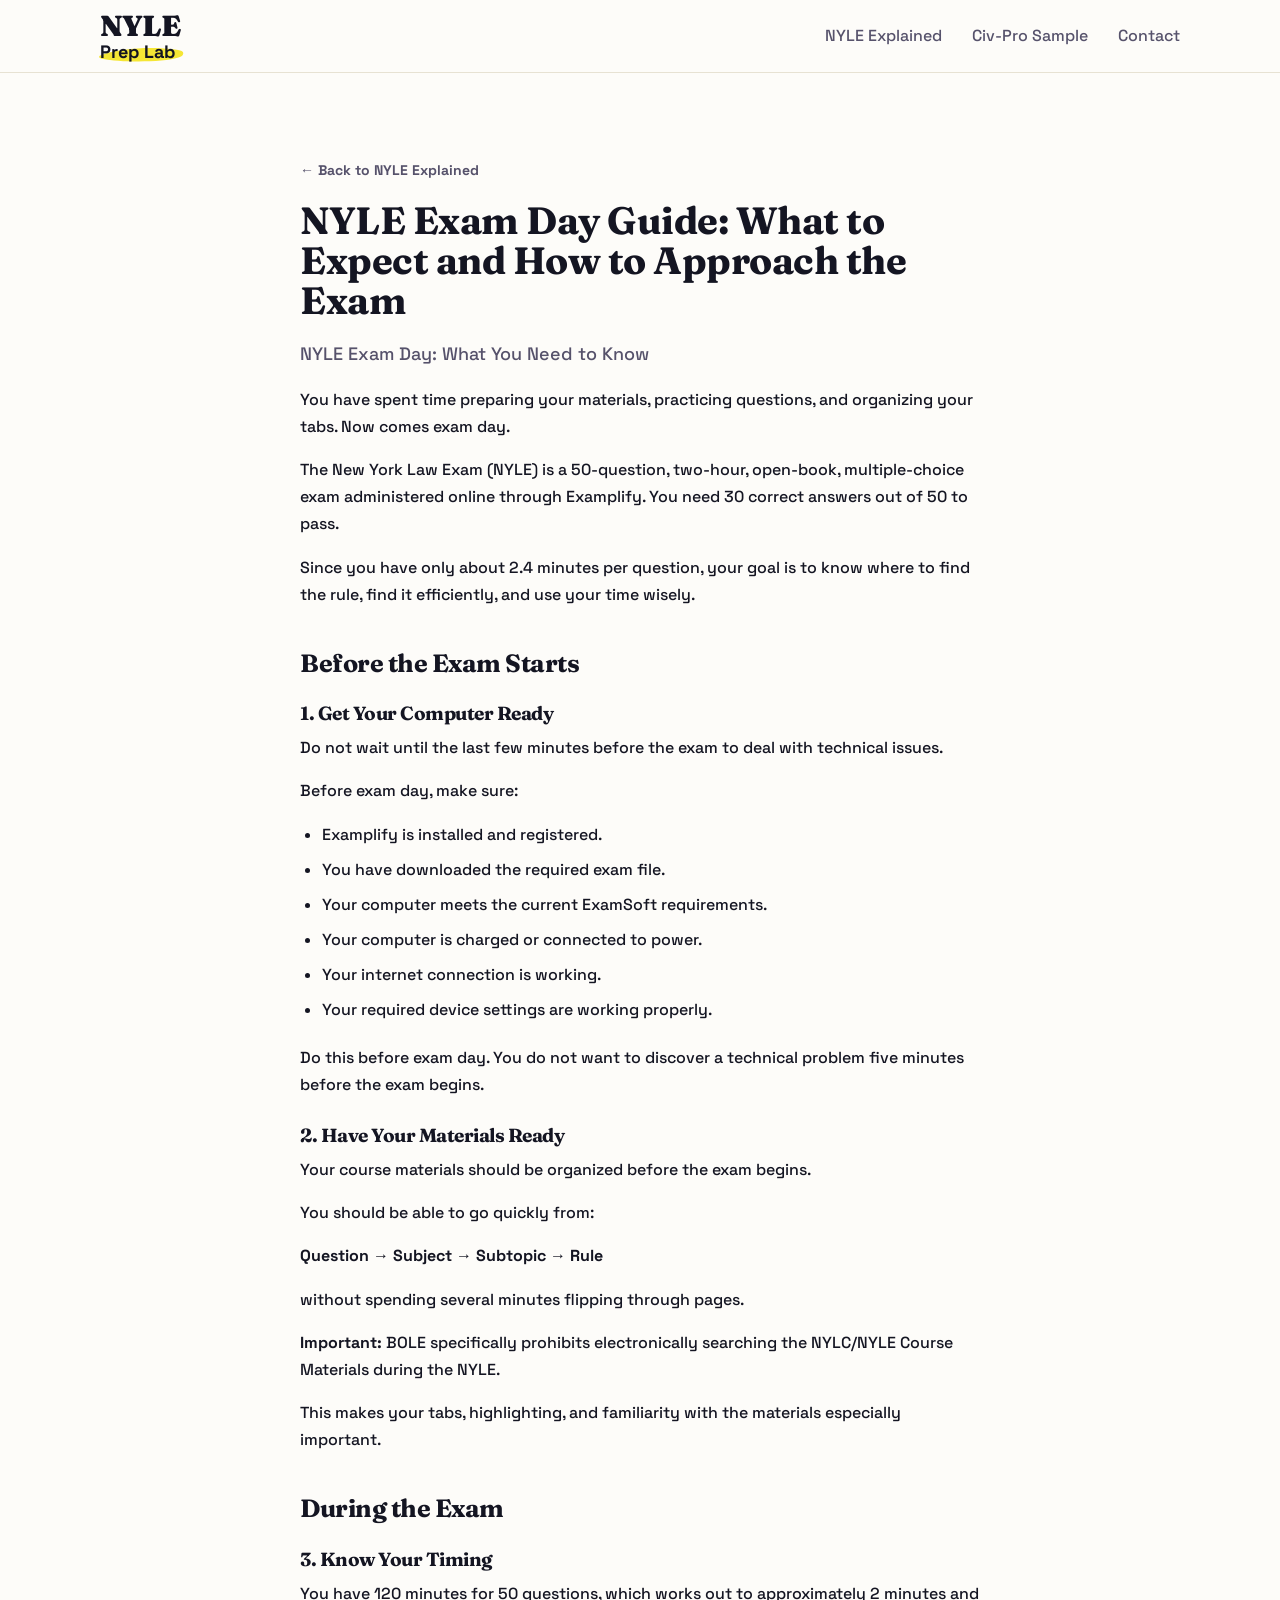
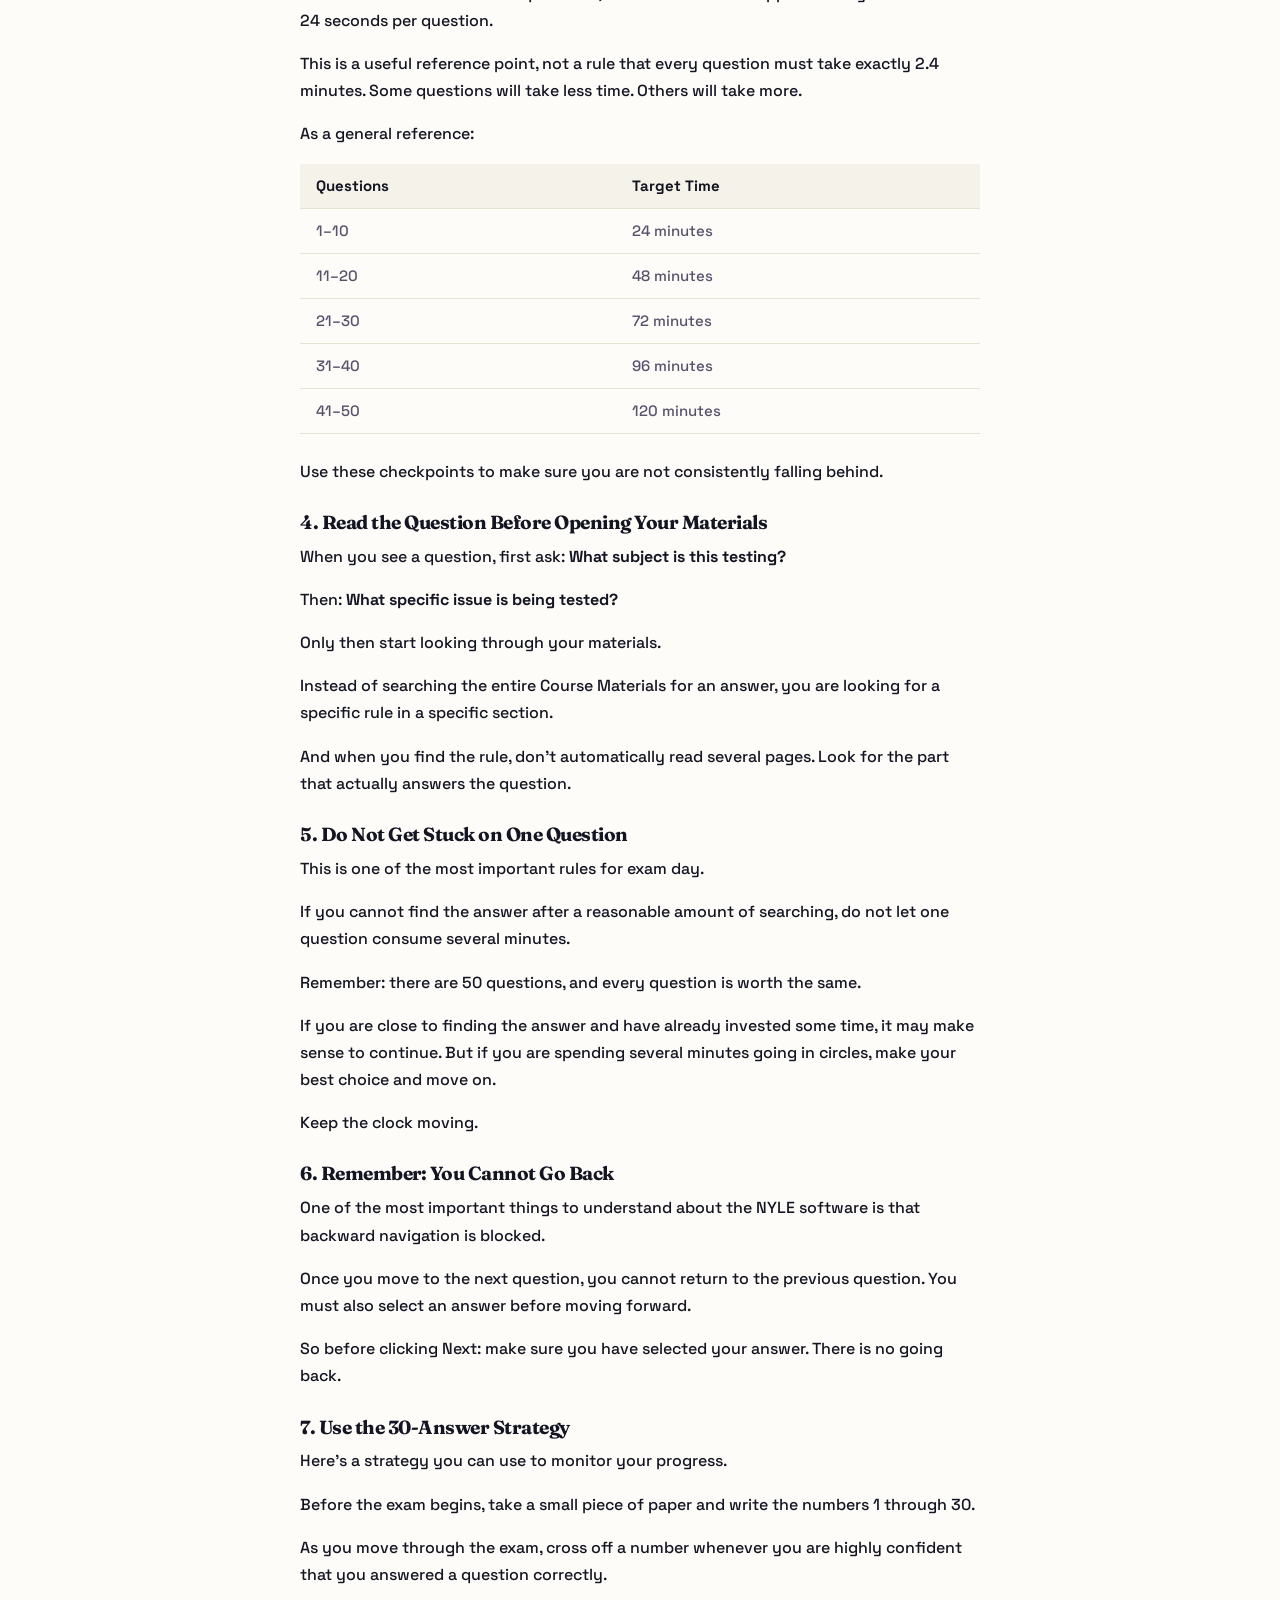
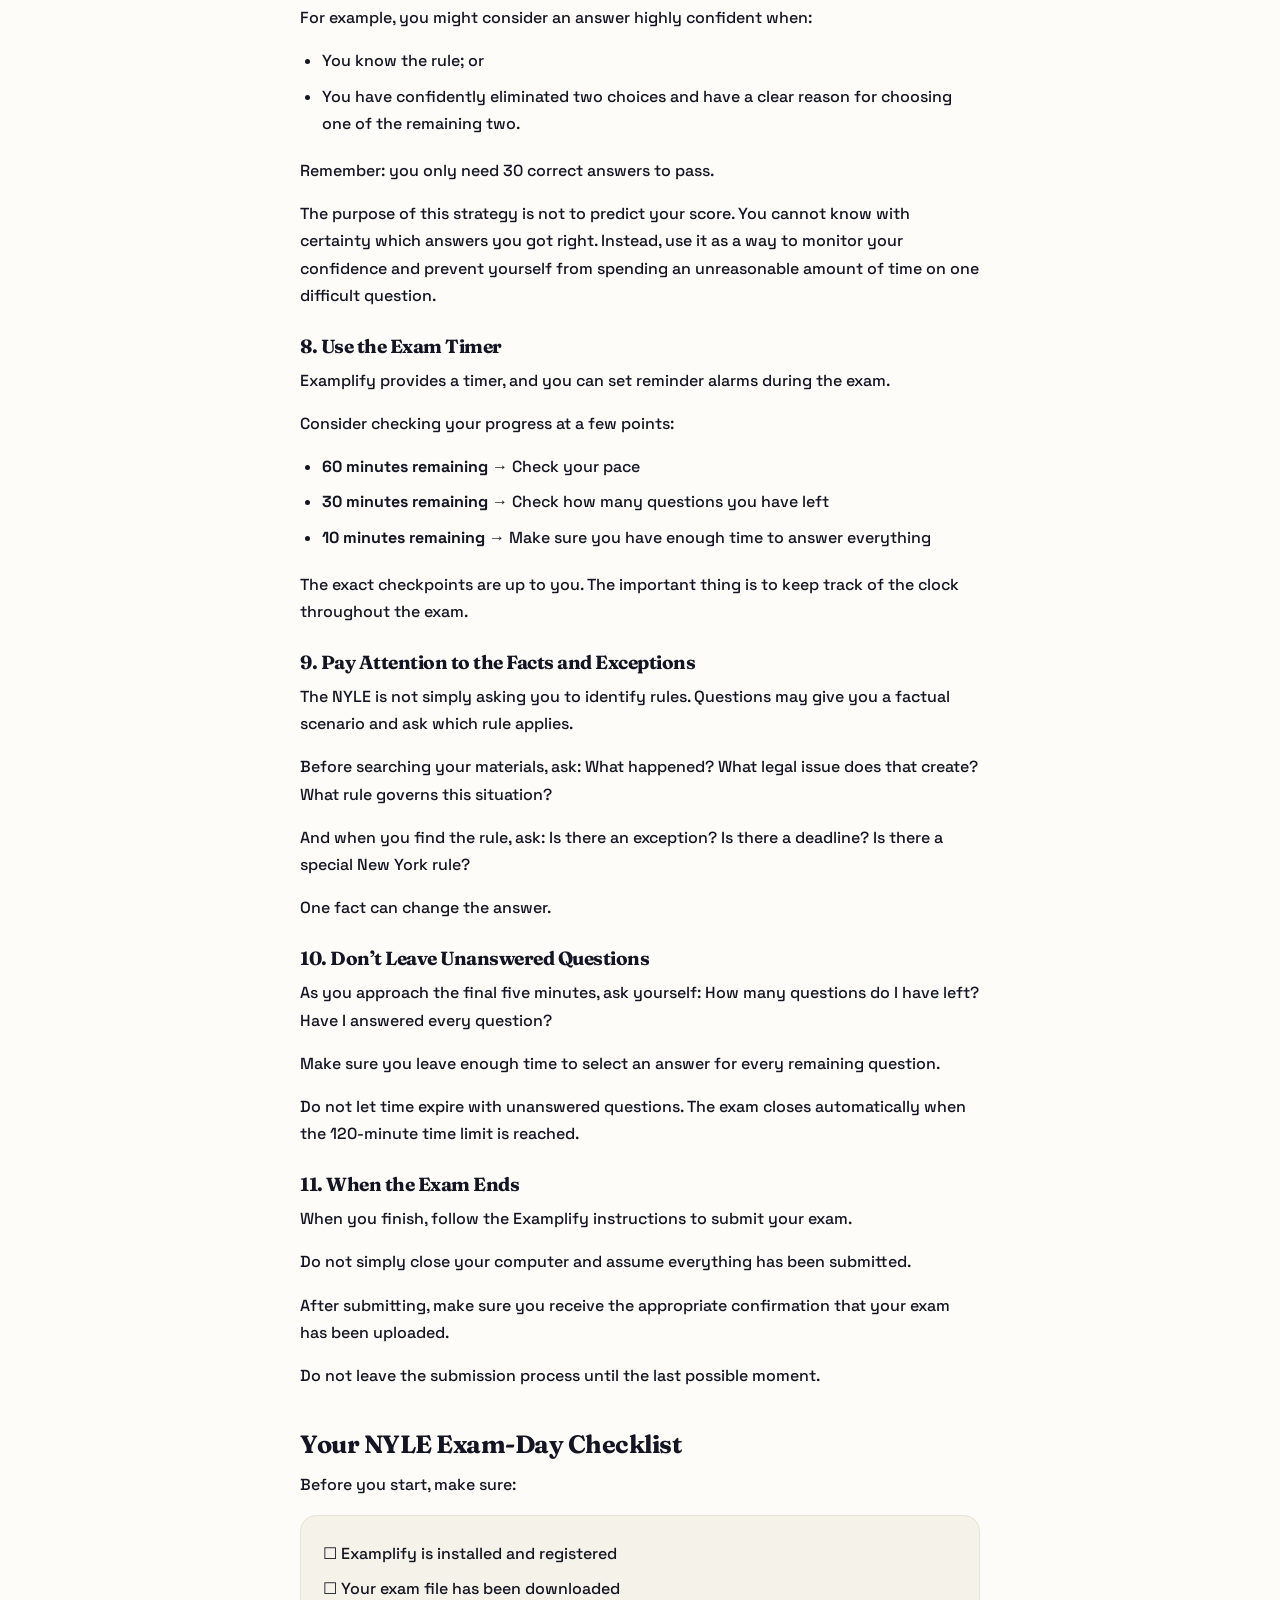
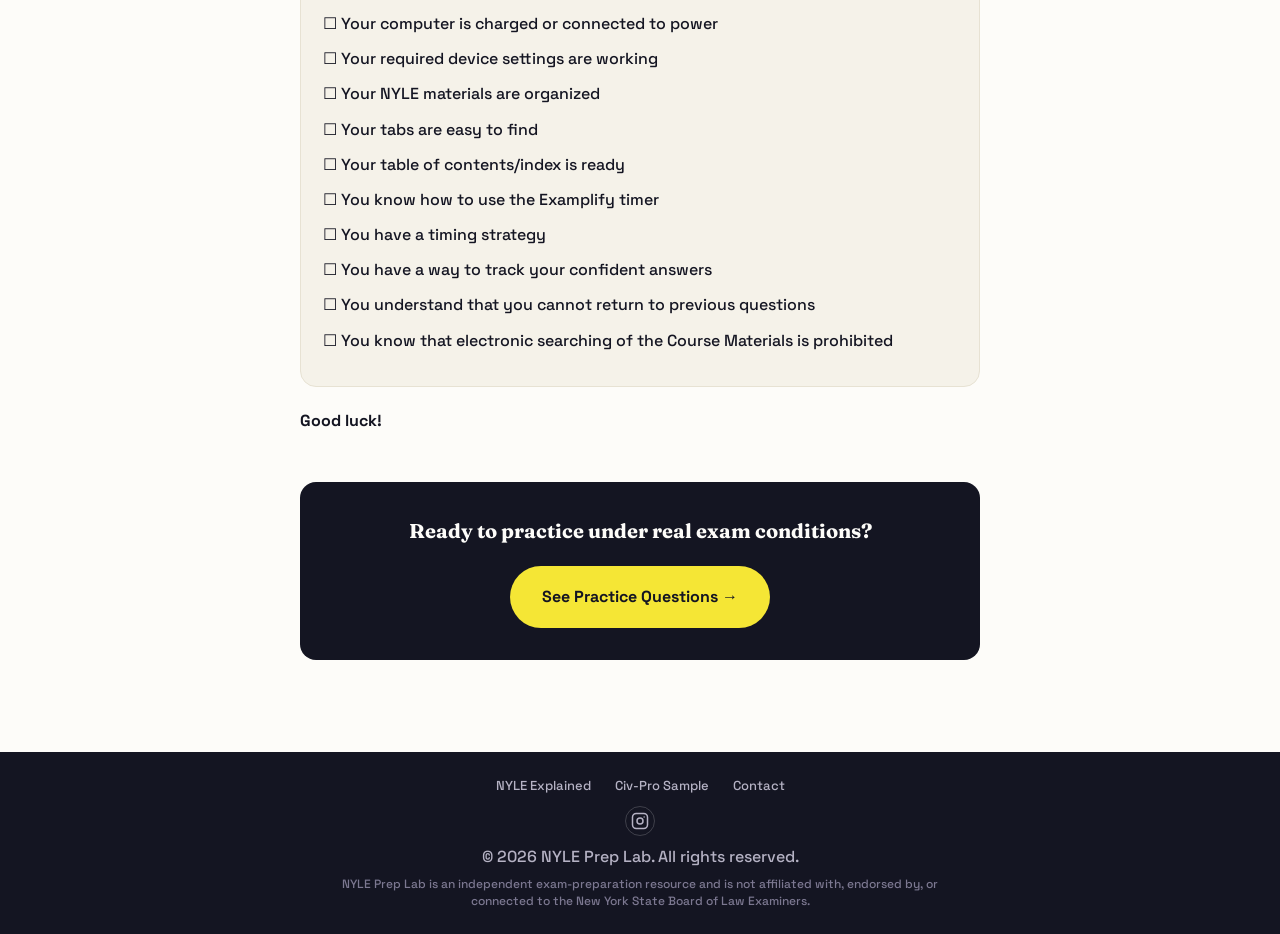
<file: nyle-exam-day-guide.html>
<!DOCTYPE html>
<html lang="en">
<head>
<!-- Google tag (gtag.js) -->
<script async src="https://www.googletagmanager.com/gtag/js?id=G-0J8TV4LNTQ"></script>
<script>
  window.dataLayer = window.dataLayer || [];
  function gtag(){dataLayer.push(arguments);}
  gtag('js', new Date());

  gtag('config', 'G-0J8TV4LNTQ');
</script>
<meta charset="UTF-8">
<meta name="viewport" content="width=device-width, initial-scale=1.0">
<title>NYLE Exam Day Guide: What to Expect | NYLE Prep Lab</title>
<meta name="description" content="A complete NYLE exam-day guide: Examplify setup, timing checkpoints, the 30-answer confidence strategy, and a full pre-exam checklist.">
<link rel="canonical" href="https://nylepreplab.com/nyle-exam-day-guide.html">

<meta property="og:type" content="article">
<meta property="og:title" content="NYLE Exam Day Guide: What to Expect | NYLE Prep Lab">
<meta property="og:description" content="A complete NYLE exam-day guide: Examplify setup, timing checkpoints, the 30-answer confidence strategy, and a full pre-exam checklist.">
<meta property="og:url" content="https://nylepreplab.com/nyle-exam-day-guide.html">
<meta property="og:image" content="https://nylepreplab.com/assets/brand/instagram-profile.png">

<link rel="icon" type="image/png" href="assets/brand/favicon-512.png">
<link rel="stylesheet" href="css/style.css?v=6">
</head>
<body>

<header class="site-header">
  <div class="container nav-inner">
    <a href="index.html" class="brand">
      <span class="brand-nyle">NYLE</span>
      <span class="brand-prep-wrap">
        <svg class="brand-highlight" width="92" height="26" viewBox="0 0 56 16" aria-hidden="true">
          <path d="M2,9 C14,4 40,3 52,6 C54,6.5 54,9 51,10 C40,13.5 14,13 4,11 C2,10.5 1,10 2,9 Z" fill="#F5E635"/>
        </svg>
        <span class="brand-prep">Prep Lab</span>
      </span>
    </a>
    <nav class="main-nav" id="mainNav">
      <a href="index.html#nyle-explained">NYLE Explained</a>
      <a href="nyle-civil-procedure-practice-questions.html">Civ-Pro Sample</a>
      <a href="index.html#contact">Contact</a>
    </nav>
    <button class="nav-toggle" id="navToggle" aria-label="Toggle menu" aria-expanded="false">
      <span></span><span></span><span></span>
    </button>
  </div>
</header>

<main>
  <section class="section">
    <div class="container article-shell">
      <a href="index.html#nyle-explained" class="article-back">&larr; Back to NYLE Explained</a>

      <h1>NYLE Exam Day Guide: What to Expect and How to Approach the Exam</h1>
      <p class="article-lead">NYLE Exam Day: What You Need to Know</p>

      <p>You have spent time preparing your materials, practicing questions, and organizing your tabs. Now comes exam day.</p>
      <p>The New York Law Exam (NYLE) is a 50-question, two-hour, open-book, multiple-choice exam administered online through Examplify. You need 30 correct answers out of 50 to pass.</p>
      <p>Since you have only about 2.4 minutes per question, your goal is to know where to find the rule, find it efficiently, and use your time wisely.</p>

      <h2>Before the Exam Starts</h2>

      <h3>1. Get Your Computer Ready</h3>
      <p>Do not wait until the last few minutes before the exam to deal with technical issues.</p>
      <p>Before exam day, make sure:</p>
      <ul>
        <li>Examplify is installed and registered.</li>
        <li>You have downloaded the required exam file.</li>
        <li>Your computer meets the current ExamSoft requirements.</li>
        <li>Your computer is charged or connected to power.</li>
        <li>Your internet connection is working.</li>
        <li>Your required device settings are working properly.</li>
      </ul>
      <p>Do this before exam day. You do not want to discover a technical problem five minutes before the exam begins.</p>

      <h3>2. Have Your Materials Ready</h3>
      <p>Your course materials should be organized before the exam begins.</p>
      <p>You should be able to go quickly from:</p>
      <p><strong>Question &rarr; Subject &rarr; Subtopic &rarr; Rule</strong></p>
      <p>without spending several minutes flipping through pages.</p>
      <p><strong>Important:</strong> BOLE specifically prohibits electronically searching the NYLC/NYLE Course Materials during the NYLE.</p>
      <p>This makes your tabs, highlighting, and familiarity with the materials especially important.</p>

      <h2>During the Exam</h2>

      <h3>3. Know Your Timing</h3>
      <p>You have 120 minutes for 50 questions, which works out to approximately 2 minutes and 24 seconds per question.</p>
      <p>This is a useful reference point, not a rule that every question must take exactly 2.4 minutes. Some questions will take less time. Others will take more.</p>
      <p>As a general reference:</p>
      <div class="article-table-wrap">
        <table class="article-table">
          <thead>
            <tr><th>Questions</th><th>Target Time</th></tr>
          </thead>
          <tbody>
            <tr><td>1&ndash;10</td><td>24 minutes</td></tr>
            <tr><td>11&ndash;20</td><td>48 minutes</td></tr>
            <tr><td>21&ndash;30</td><td>72 minutes</td></tr>
            <tr><td>31&ndash;40</td><td>96 minutes</td></tr>
            <tr><td>41&ndash;50</td><td>120 minutes</td></tr>
          </tbody>
        </table>
      </div>
      <p>Use these checkpoints to make sure you are not consistently falling behind.</p>

      <h3>4. Read the Question Before Opening Your Materials</h3>
      <p>When you see a question, first ask: <strong>What subject is this testing?</strong></p>
      <p>Then: <strong>What specific issue is being tested?</strong></p>
      <p>Only then start looking through your materials.</p>
      <p>Instead of searching the entire Course Materials for an answer, you are looking for a specific rule in a specific section.</p>
      <p>And when you find the rule, don&rsquo;t automatically read several pages. Look for the part that actually answers the question.</p>

      <h3>5. Do Not Get Stuck on One Question</h3>
      <p>This is one of the most important rules for exam day.</p>
      <p>If you cannot find the answer after a reasonable amount of searching, do not let one question consume several minutes.</p>
      <p>Remember: there are 50 questions, and every question is worth the same.</p>
      <p>If you are close to finding the answer and have already invested some time, it may make sense to continue. But if you are spending several minutes going in circles, make your best choice and move on.</p>
      <p>Keep the clock moving.</p>

      <h3>6. Remember: You Cannot Go Back</h3>
      <p>One of the most important things to understand about the NYLE software is that backward navigation is blocked.</p>
      <p>Once you move to the next question, you cannot return to the previous question. You must also select an answer before moving forward.</p>
      <p>So before clicking Next: make sure you have selected your answer. There is no going back.</p>

      <h3>7. Use the 30-Answer Strategy</h3>
      <p>Here&rsquo;s a strategy you can use to monitor your progress.</p>
      <p>Before the exam begins, take a small piece of paper and write the numbers 1 through 30.</p>
      <p>As you move through the exam, cross off a number whenever you are highly confident that you answered a question correctly.</p>
      <p>For example, you might consider an answer highly confident when:</p>
      <ul>
        <li>You know the rule; or</li>
        <li>You have confidently eliminated two choices and have a clear reason for choosing one of the remaining two.</li>
      </ul>
      <p>Remember: you only need 30 correct answers to pass.</p>
      <p>The purpose of this strategy is not to predict your score. You cannot know with certainty which answers you got right. Instead, use it as a way to monitor your confidence and prevent yourself from spending an unreasonable amount of time on one difficult question.</p>

      <h3>8. Use the Exam Timer</h3>
      <p>Examplify provides a timer, and you can set reminder alarms during the exam.</p>
      <p>Consider checking your progress at a few points:</p>
      <ul>
        <li><strong>60 minutes remaining</strong> &rarr; Check your pace</li>
        <li><strong>30 minutes remaining</strong> &rarr; Check how many questions you have left</li>
        <li><strong>10 minutes remaining</strong> &rarr; Make sure you have enough time to answer everything</li>
      </ul>
      <p>The exact checkpoints are up to you. The important thing is to keep track of the clock throughout the exam.</p>

      <h3>9. Pay Attention to the Facts and Exceptions</h3>
      <p>The NYLE is not simply asking you to identify rules. Questions may give you a factual scenario and ask which rule applies.</p>
      <p>Before searching your materials, ask: What happened? What legal issue does that create? What rule governs this situation?</p>
      <p>And when you find the rule, ask: Is there an exception? Is there a deadline? Is there a special New York rule?</p>
      <p>One fact can change the answer.</p>

      <h3>10. Don&rsquo;t Leave Unanswered Questions</h3>
      <p>As you approach the final five minutes, ask yourself: How many questions do I have left? Have I answered every question?</p>
      <p>Make sure you leave enough time to select an answer for every remaining question.</p>
      <p>Do not let time expire with unanswered questions. The exam closes automatically when the 120-minute time limit is reached.</p>

      <h3>11. When the Exam Ends</h3>
      <p>When you finish, follow the Examplify instructions to submit your exam.</p>
      <p>Do not simply close your computer and assume everything has been submitted.</p>
      <p>After submitting, make sure you receive the appropriate confirmation that your exam has been uploaded.</p>
      <p>Do not leave the submission process until the last possible moment.</p>

      <h2>Your NYLE Exam-Day Checklist</h2>
      <p>Before you start, make sure:</p>
      <ul class="article-checklist">
        <li>&#9744; Examplify is installed and registered</li>
        <li>&#9744; Your exam file has been downloaded</li>
        <li>&#9744; Your computer is charged or connected to power</li>
        <li>&#9744; Your required device settings are working</li>
        <li>&#9744; Your NYLE materials are organized</li>
        <li>&#9744; Your tabs are easy to find</li>
        <li>&#9744; Your table of contents/index is ready</li>
        <li>&#9744; You know how to use the Examplify timer</li>
        <li>&#9744; You have a timing strategy</li>
        <li>&#9744; You have a way to track your confident answers</li>
        <li>&#9744; You understand that you cannot return to previous questions</li>
        <li>&#9744; You know that electronic searching of the Course Materials is prohibited</li>
      </ul>

      <p><strong>Good luck!</strong></p>

      <div class="article-cta">
        <p>Ready to practice under real exam conditions?</p>
        <a href="index.html#practice" class="btn btn-primary btn-lg">See Practice Questions &rarr;</a>
      </div>
    </div>
  </section>
</main>

<footer class="site-footer">
  <div class="container footer-inner">
    <nav class="footer-nav">
      <a href="index.html#nyle-explained">NYLE Explained</a>
      <a href="nyle-civil-procedure-practice-questions.html">Civ-Pro Sample</a>
      <a href="index.html#contact">Contact</a>
    </nav>
    <a href="https://www.instagram.com/nylepreplab/" target="_blank" rel="noopener" class="footer-social" aria-label="NYLE Prep Lab on Instagram">
      <svg width="18" height="18" viewBox="0 0 24 24" fill="none" stroke="currentColor" stroke-width="2" stroke-linecap="round" stroke-linejoin="round">
        <rect x="2" y="2" width="20" height="20" rx="5"/>
        <circle cx="12" cy="12" r="4"/>
        <circle cx="17.5" cy="6.5" r="1" fill="currentColor" stroke="none"/>
      </svg>
    </a>
    <p>&copy; <span id="year"></span> NYLE Prep Lab. All rights reserved.</p>
    <p class="footer-disclaimer">NYLE Prep Lab is an independent exam-preparation resource and is not affiliated with, endorsed by, or connected to the New York State Board of Law Examiners.</p>
  </div>
</footer>

<script src="js/main.js?v=6"></script>
</body>
</html>
</file>
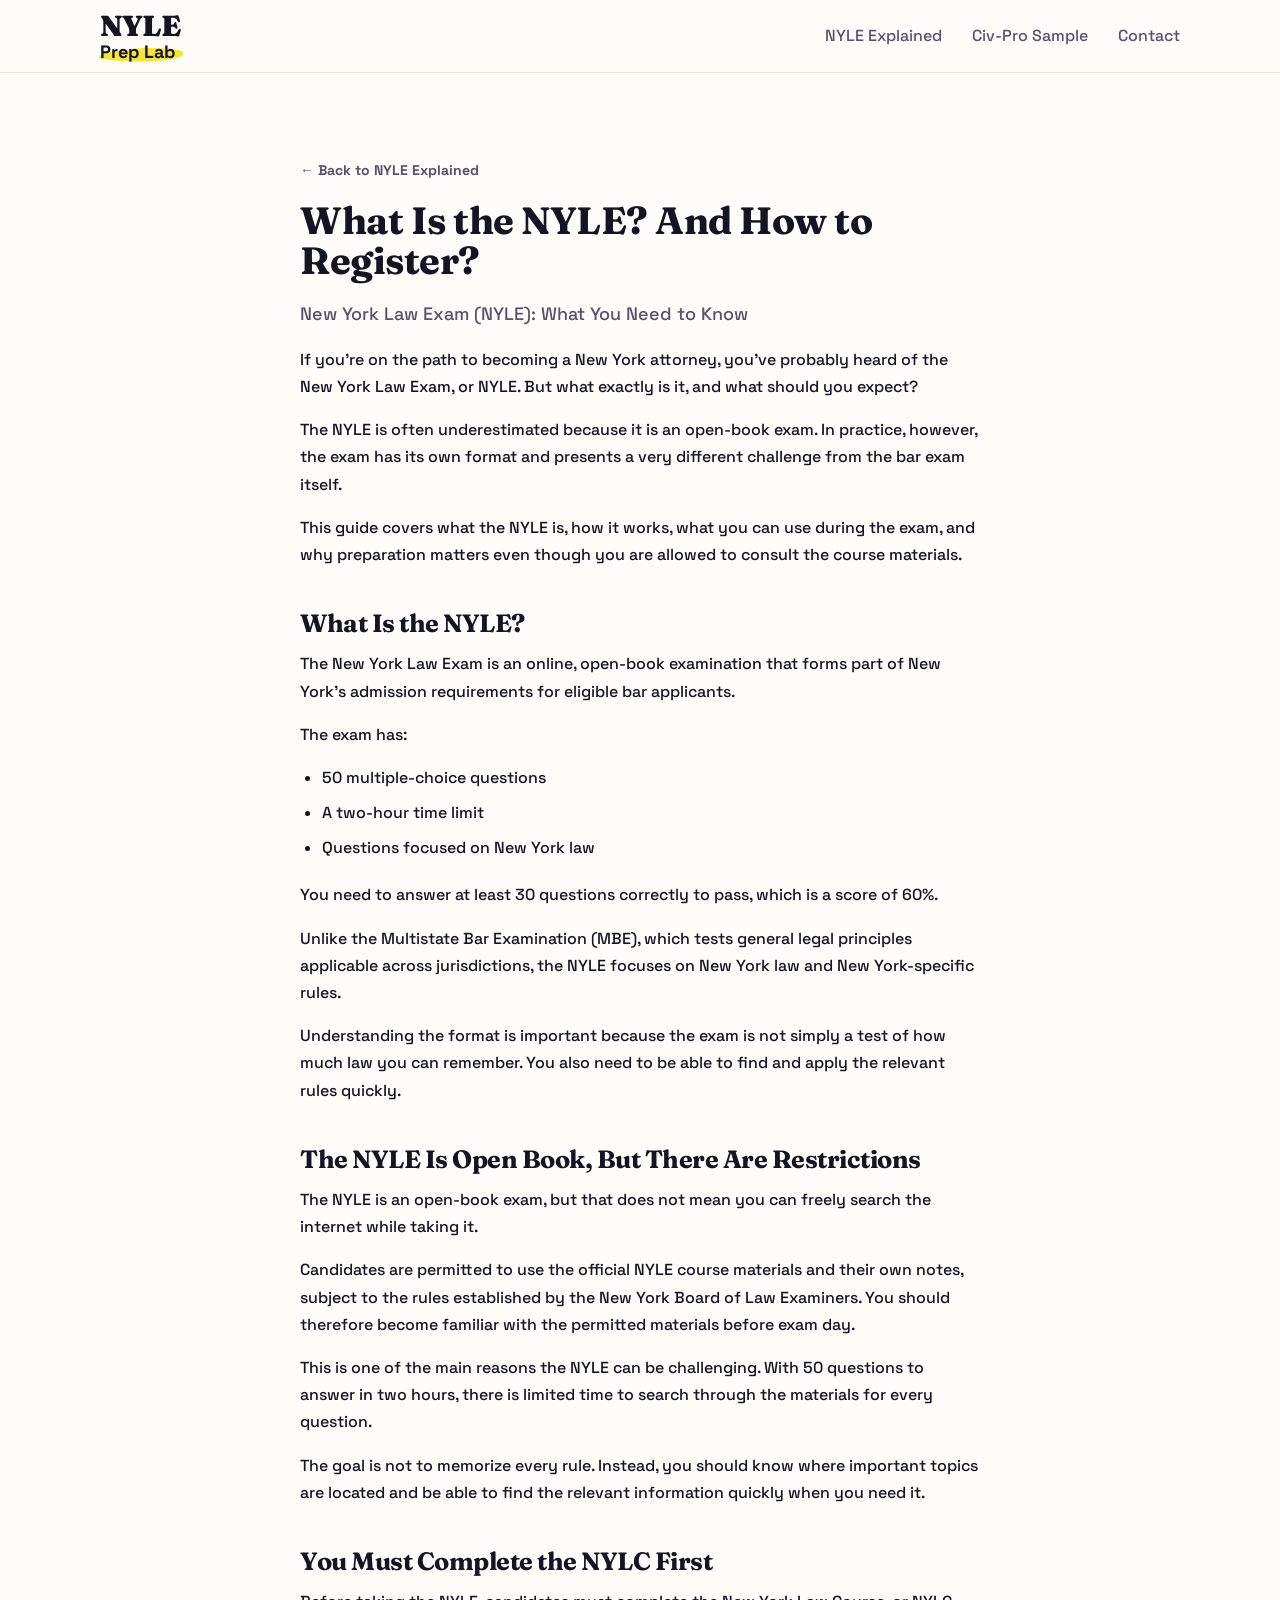
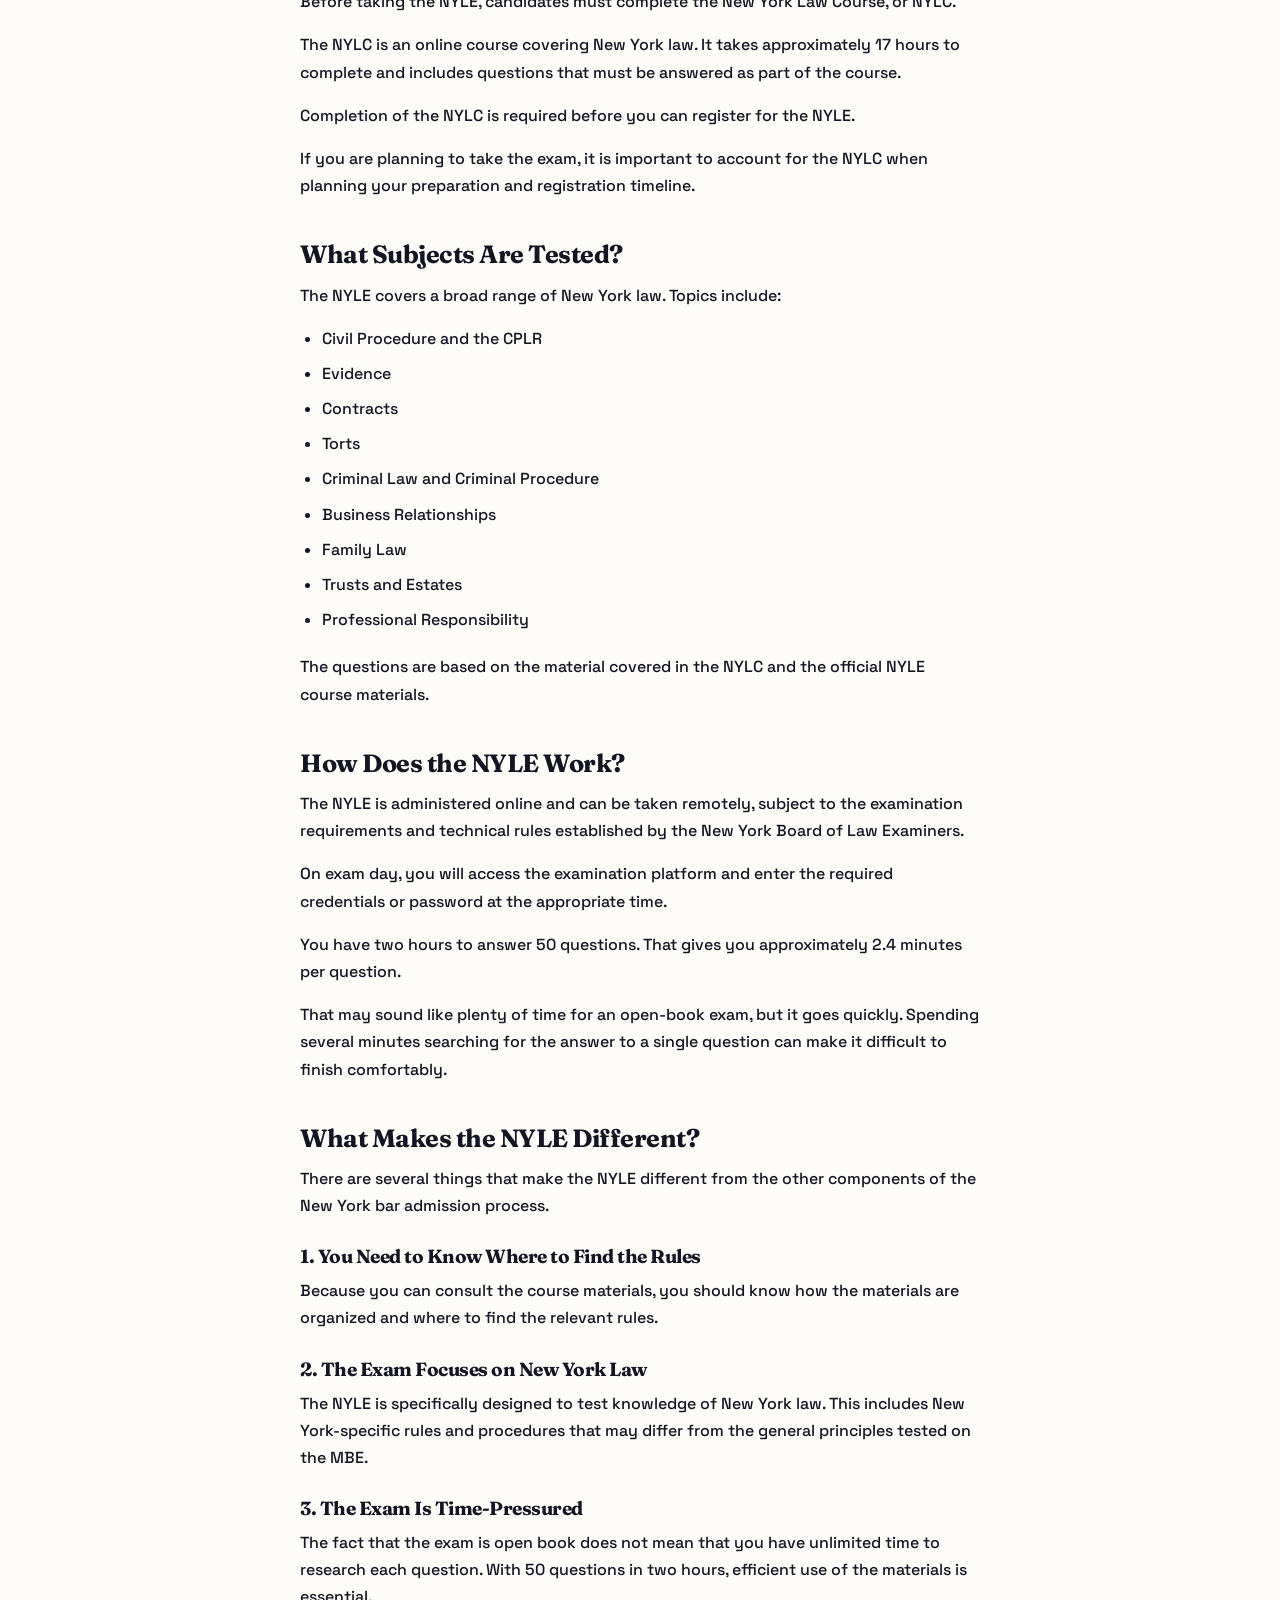
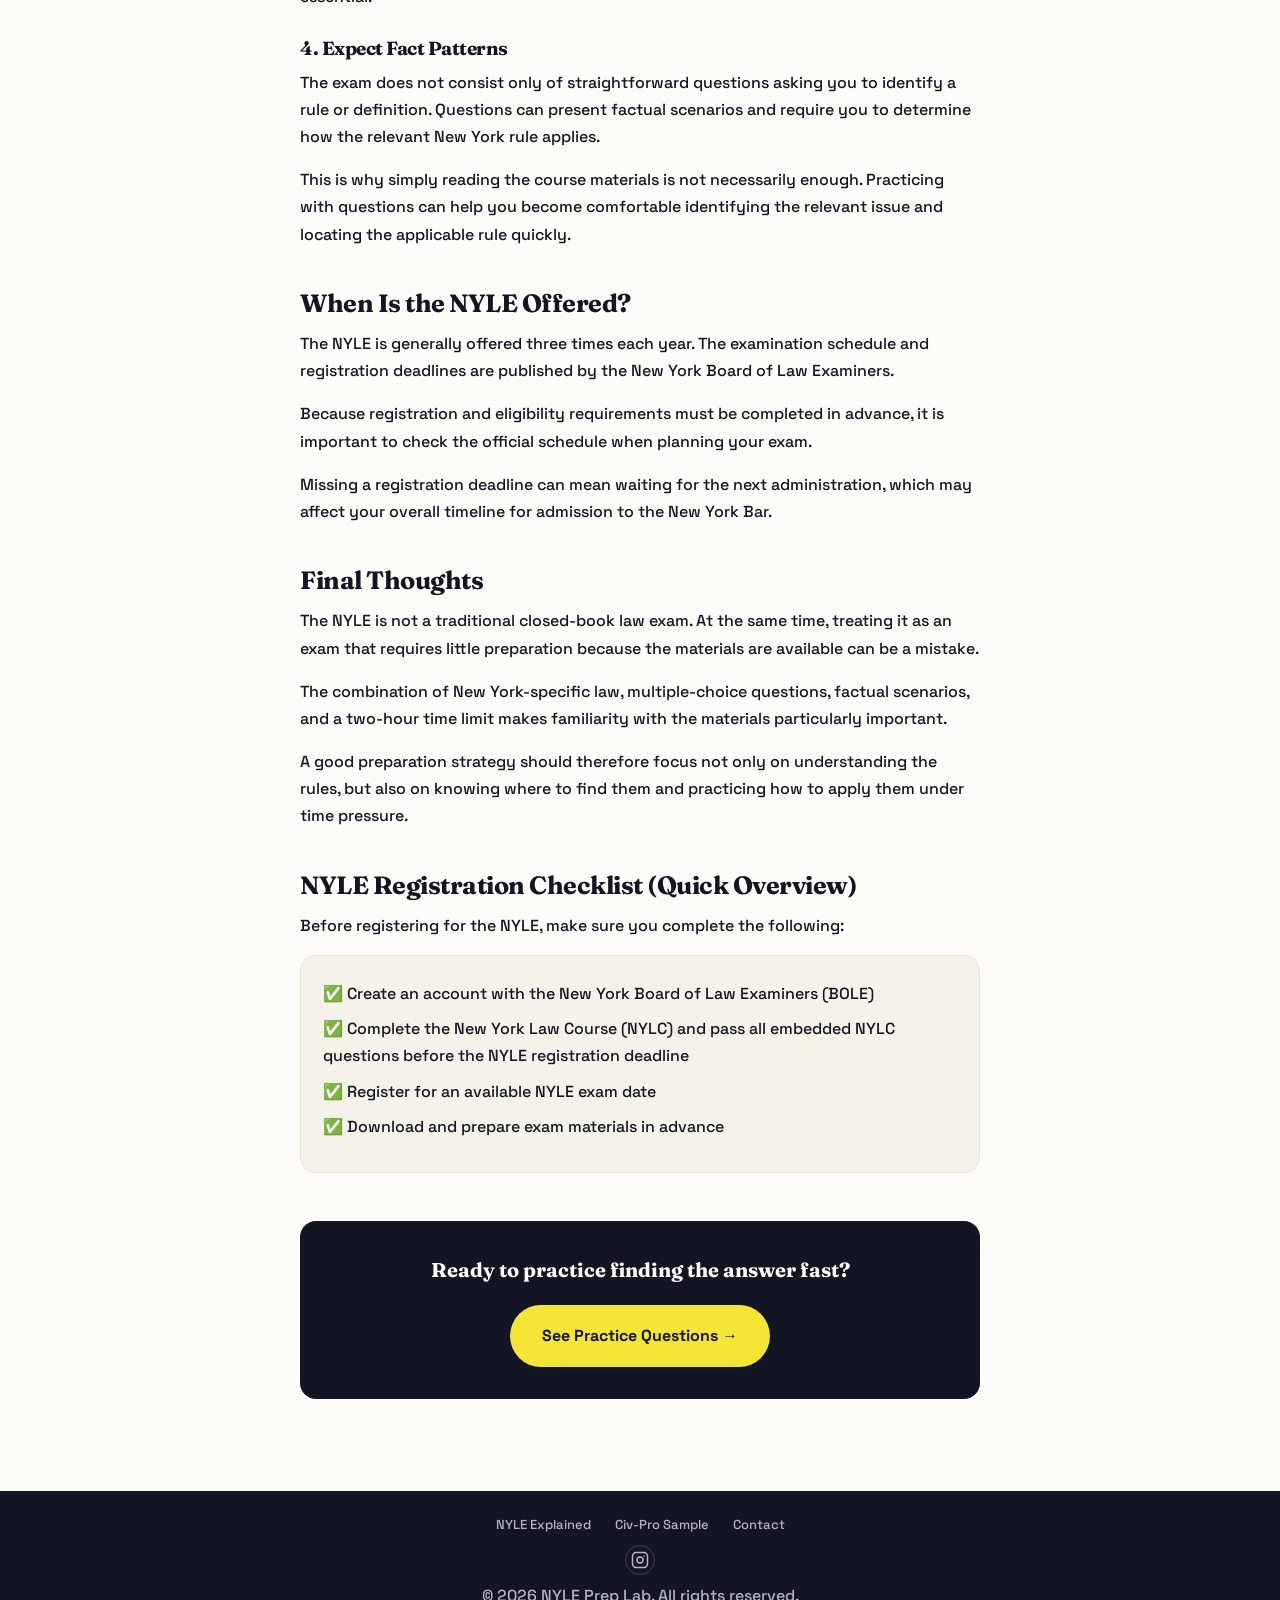
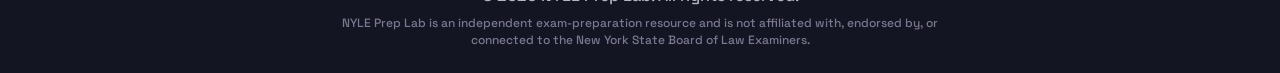
<file: nyle-registration.html>
<!DOCTYPE html>
<html lang="en">
<head>
<!-- Google tag (gtag.js) -->
<script async src="https://www.googletagmanager.com/gtag/js?id=G-0J8TV4LNTQ"></script>
<script>
  window.dataLayer = window.dataLayer || [];
  function gtag(){dataLayer.push(arguments);}
  gtag('js', new Date());

  gtag('config', 'G-0J8TV4LNTQ');
</script>
<meta charset="UTF-8">
<meta name="viewport" content="width=device-width, initial-scale=1.0">
<title>What Is the NYLE? And How to Register | NYLE Prep Lab</title>
<meta name="description" content="A complete guide to the New York Law Exam (NYLE): exam format, the NYLC prerequisite, subjects tested, and a step-by-step registration checklist.">
<link rel="canonical" href="https://nylepreplab.com/nyle-registration.html">

<meta property="og:type" content="article">
<meta property="og:title" content="What Is the NYLE? And How to Register | NYLE Prep Lab">
<meta property="og:description" content="A complete guide to the New York Law Exam (NYLE): exam format, the NYLC prerequisite, subjects tested, and a step-by-step registration checklist.">
<meta property="og:url" content="https://nylepreplab.com/nyle-registration.html">
<meta property="og:image" content="https://nylepreplab.com/assets/brand/instagram-profile.png">

<link rel="icon" type="image/png" href="assets/brand/favicon-512.png">
<link rel="stylesheet" href="css/style.css?v=6">
</head>
<body>

<header class="site-header">
  <div class="container nav-inner">
    <a href="index.html" class="brand">
      <span class="brand-nyle">NYLE</span>
      <span class="brand-prep-wrap">
        <svg class="brand-highlight" width="92" height="26" viewBox="0 0 56 16" aria-hidden="true">
          <path d="M2,9 C14,4 40,3 52,6 C54,6.5 54,9 51,10 C40,13.5 14,13 4,11 C2,10.5 1,10 2,9 Z" fill="#F5E635"/>
        </svg>
        <span class="brand-prep">Prep Lab</span>
      </span>
    </a>
    <nav class="main-nav" id="mainNav">
      <a href="index.html#nyle-explained">NYLE Explained</a>
      <a href="nyle-civil-procedure-practice-questions.html">Civ-Pro Sample</a>
      <a href="index.html#contact">Contact</a>
    </nav>
    <button class="nav-toggle" id="navToggle" aria-label="Toggle menu" aria-expanded="false">
      <span></span><span></span><span></span>
    </button>
  </div>
</header>

<main>
  <section class="section">
    <div class="container article-shell">
      <a href="index.html#nyle-explained" class="article-back">&larr; Back to NYLE Explained</a>

      <h1>What Is the NYLE? And How to Register?</h1>
      <p class="article-lead">New York Law Exam (NYLE): What You Need to Know</p>

      <p>If you&rsquo;re on the path to becoming a New York attorney, you&rsquo;ve probably heard of the New York Law Exam, or NYLE. But what exactly is it, and what should you expect?</p>
      <p>The NYLE is often underestimated because it is an open-book exam. In practice, however, the exam has its own format and presents a very different challenge from the bar exam itself.</p>
      <p>This guide covers what the NYLE is, how it works, what you can use during the exam, and why preparation matters even though you are allowed to consult the course materials.</p>

      <h2>What Is the NYLE?</h2>
      <p>The New York Law Exam is an online, open-book examination that forms part of New York&rsquo;s admission requirements for eligible bar applicants.</p>
      <p>The exam has:</p>
      <ul>
        <li>50 multiple-choice questions</li>
        <li>A two-hour time limit</li>
        <li>Questions focused on New York law</li>
      </ul>
      <p>You need to answer at least 30 questions correctly to pass, which is a score of 60%.</p>
      <p>Unlike the Multistate Bar Examination (MBE), which tests general legal principles applicable across jurisdictions, the NYLE focuses on New York law and New York-specific rules.</p>
      <p>Understanding the format is important because the exam is not simply a test of how much law you can remember. You also need to be able to find and apply the relevant rules quickly.</p>

      <h2>The NYLE Is Open Book, But There Are Restrictions</h2>
      <p>The NYLE is an open-book exam, but that does not mean you can freely search the internet while taking it.</p>
      <p>Candidates are permitted to use the official NYLE course materials and their own notes, subject to the rules established by the New York Board of Law Examiners. You should therefore become familiar with the permitted materials before exam day.</p>
      <p>This is one of the main reasons the NYLE can be challenging. With 50 questions to answer in two hours, there is limited time to search through the materials for every question.</p>
      <p>The goal is not to memorize every rule. Instead, you should know where important topics are located and be able to find the relevant information quickly when you need it.</p>

      <h2>You Must Complete the NYLC First</h2>
      <p>Before taking the NYLE, candidates must complete the New York Law Course, or NYLC.</p>
      <p>The NYLC is an online course covering New York law. It takes approximately 17 hours to complete and includes questions that must be answered as part of the course.</p>
      <p>Completion of the NYLC is required before you can register for the NYLE.</p>
      <p>If you are planning to take the exam, it is important to account for the NYLC when planning your preparation and registration timeline.</p>

      <h2>What Subjects Are Tested?</h2>
      <p>The NYLE covers a broad range of New York law. Topics include:</p>
      <ul>
        <li>Civil Procedure and the CPLR</li>
        <li>Evidence</li>
        <li>Contracts</li>
        <li>Torts</li>
        <li>Criminal Law and Criminal Procedure</li>
        <li>Business Relationships</li>
        <li>Family Law</li>
        <li>Trusts and Estates</li>
        <li>Professional Responsibility</li>
      </ul>
      <p>The questions are based on the material covered in the NYLC and the official NYLE course materials.</p>

      <h2>How Does the NYLE Work?</h2>
      <p>The NYLE is administered online and can be taken remotely, subject to the examination requirements and technical rules established by the New York Board of Law Examiners.</p>
      <p>On exam day, you will access the examination platform and enter the required credentials or password at the appropriate time.</p>
      <p>You have two hours to answer 50 questions. That gives you approximately 2.4 minutes per question.</p>
      <p>That may sound like plenty of time for an open-book exam, but it goes quickly. Spending several minutes searching for the answer to a single question can make it difficult to finish comfortably.</p>

      <h2>What Makes the NYLE Different?</h2>
      <p>There are several things that make the NYLE different from the other components of the New York bar admission process.</p>

      <h3>1. You Need to Know Where to Find the Rules</h3>
      <p>Because you can consult the course materials, you should know how the materials are organized and where to find the relevant rules.</p>

      <h3>2. The Exam Focuses on New York Law</h3>
      <p>The NYLE is specifically designed to test knowledge of New York law. This includes New York-specific rules and procedures that may differ from the general principles tested on the MBE.</p>

      <h3>3. The Exam Is Time-Pressured</h3>
      <p>The fact that the exam is open book does not mean that you have unlimited time to research each question. With 50 questions in two hours, efficient use of the materials is essential.</p>

      <h3>4. Expect Fact Patterns</h3>
      <p>The exam does not consist only of straightforward questions asking you to identify a rule or definition. Questions can present factual scenarios and require you to determine how the relevant New York rule applies.</p>
      <p>This is why simply reading the course materials is not necessarily enough. Practicing with questions can help you become comfortable identifying the relevant issue and locating the applicable rule quickly.</p>

      <h2>When Is the NYLE Offered?</h2>
      <p>The NYLE is generally offered three times each year. The examination schedule and registration deadlines are published by the New York Board of Law Examiners.</p>
      <p>Because registration and eligibility requirements must be completed in advance, it is important to check the official schedule when planning your exam.</p>
      <p>Missing a registration deadline can mean waiting for the next administration, which may affect your overall timeline for admission to the New York Bar.</p>

      <h2>Final Thoughts</h2>
      <p>The NYLE is not a traditional closed-book law exam. At the same time, treating it as an exam that requires little preparation because the materials are available can be a mistake.</p>
      <p>The combination of New York-specific law, multiple-choice questions, factual scenarios, and a two-hour time limit makes familiarity with the materials particularly important.</p>
      <p>A good preparation strategy should therefore focus not only on understanding the rules, but also on knowing where to find them and practicing how to apply them under time pressure.</p>

      <h2>NYLE Registration Checklist (Quick Overview)</h2>
      <p>Before registering for the NYLE, make sure you complete the following:</p>
      <ul class="article-checklist">
        <li>&#9989; Create an account with the New York Board of Law Examiners (BOLE)</li>
        <li>&#9989; Complete the New York Law Course (NYLC) and pass all embedded NYLC questions before the NYLE registration deadline</li>
        <li>&#9989; Register for an available NYLE exam date</li>
        <li>&#9989; Download and prepare exam materials in advance</li>
      </ul>

      <div class="article-cta">
        <p>Ready to practice finding the answer fast?</p>
        <a href="index.html#practice" class="btn btn-primary btn-lg">See Practice Questions &rarr;</a>
      </div>
    </div>
  </section>
</main>

<footer class="site-footer">
  <div class="container footer-inner">
    <nav class="footer-nav">
      <a href="index.html#nyle-explained">NYLE Explained</a>
      <a href="nyle-civil-procedure-practice-questions.html">Civ-Pro Sample</a>
      <a href="index.html#contact">Contact</a>
    </nav>
    <a href="https://www.instagram.com/nylepreplab/" target="_blank" rel="noopener" class="footer-social" aria-label="NYLE Prep Lab on Instagram">
      <svg width="18" height="18" viewBox="0 0 24 24" fill="none" stroke="currentColor" stroke-width="2" stroke-linecap="round" stroke-linejoin="round">
        <rect x="2" y="2" width="20" height="20" rx="5"/>
        <circle cx="12" cy="12" r="4"/>
        <circle cx="17.5" cy="6.5" r="1" fill="currentColor" stroke="none"/>
      </svg>
    </a>
    <p>&copy; <span id="year"></span> NYLE Prep Lab. All rights reserved.</p>
    <p class="footer-disclaimer">NYLE Prep Lab is an independent exam-preparation resource and is not affiliated with, endorsed by, or connected to the New York State Board of Law Examiners.</p>
  </div>
</footer>

<script src="js/main.js?v=6"></script>
</body>
</html>
</file>
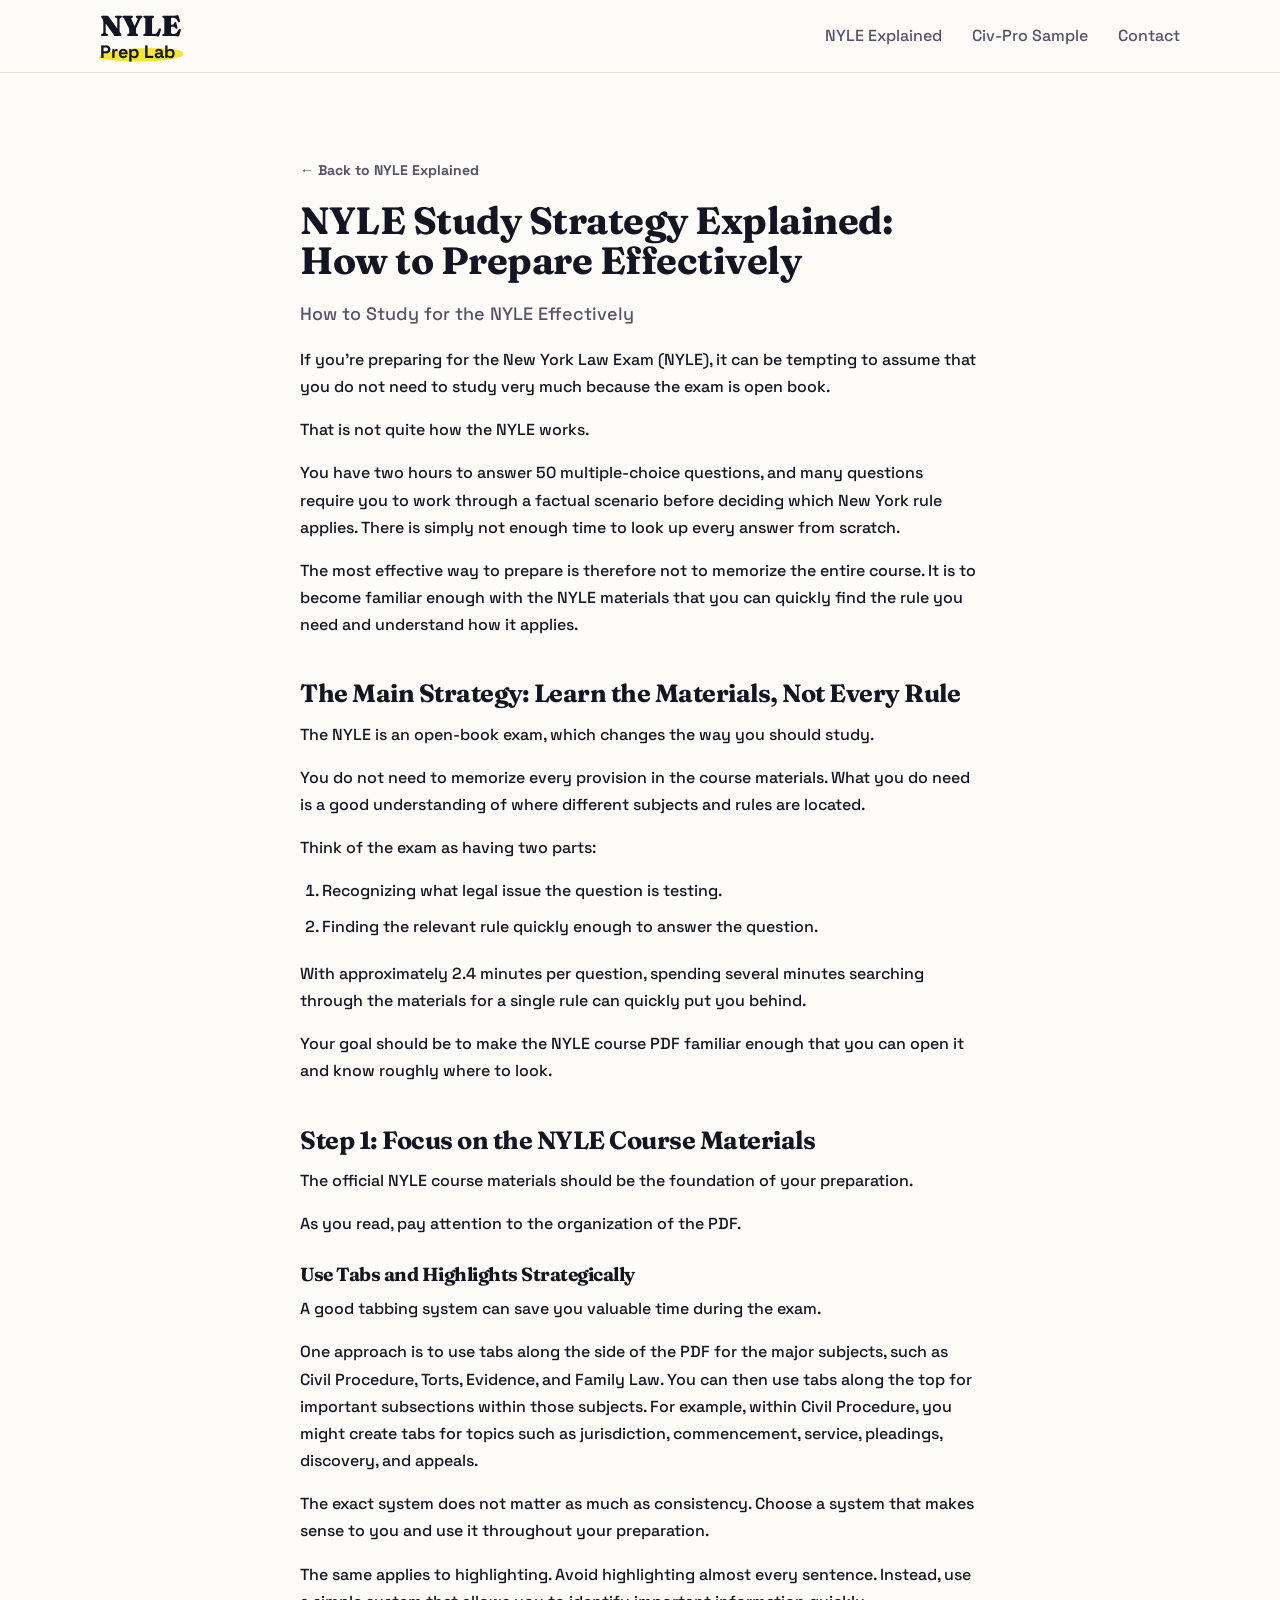
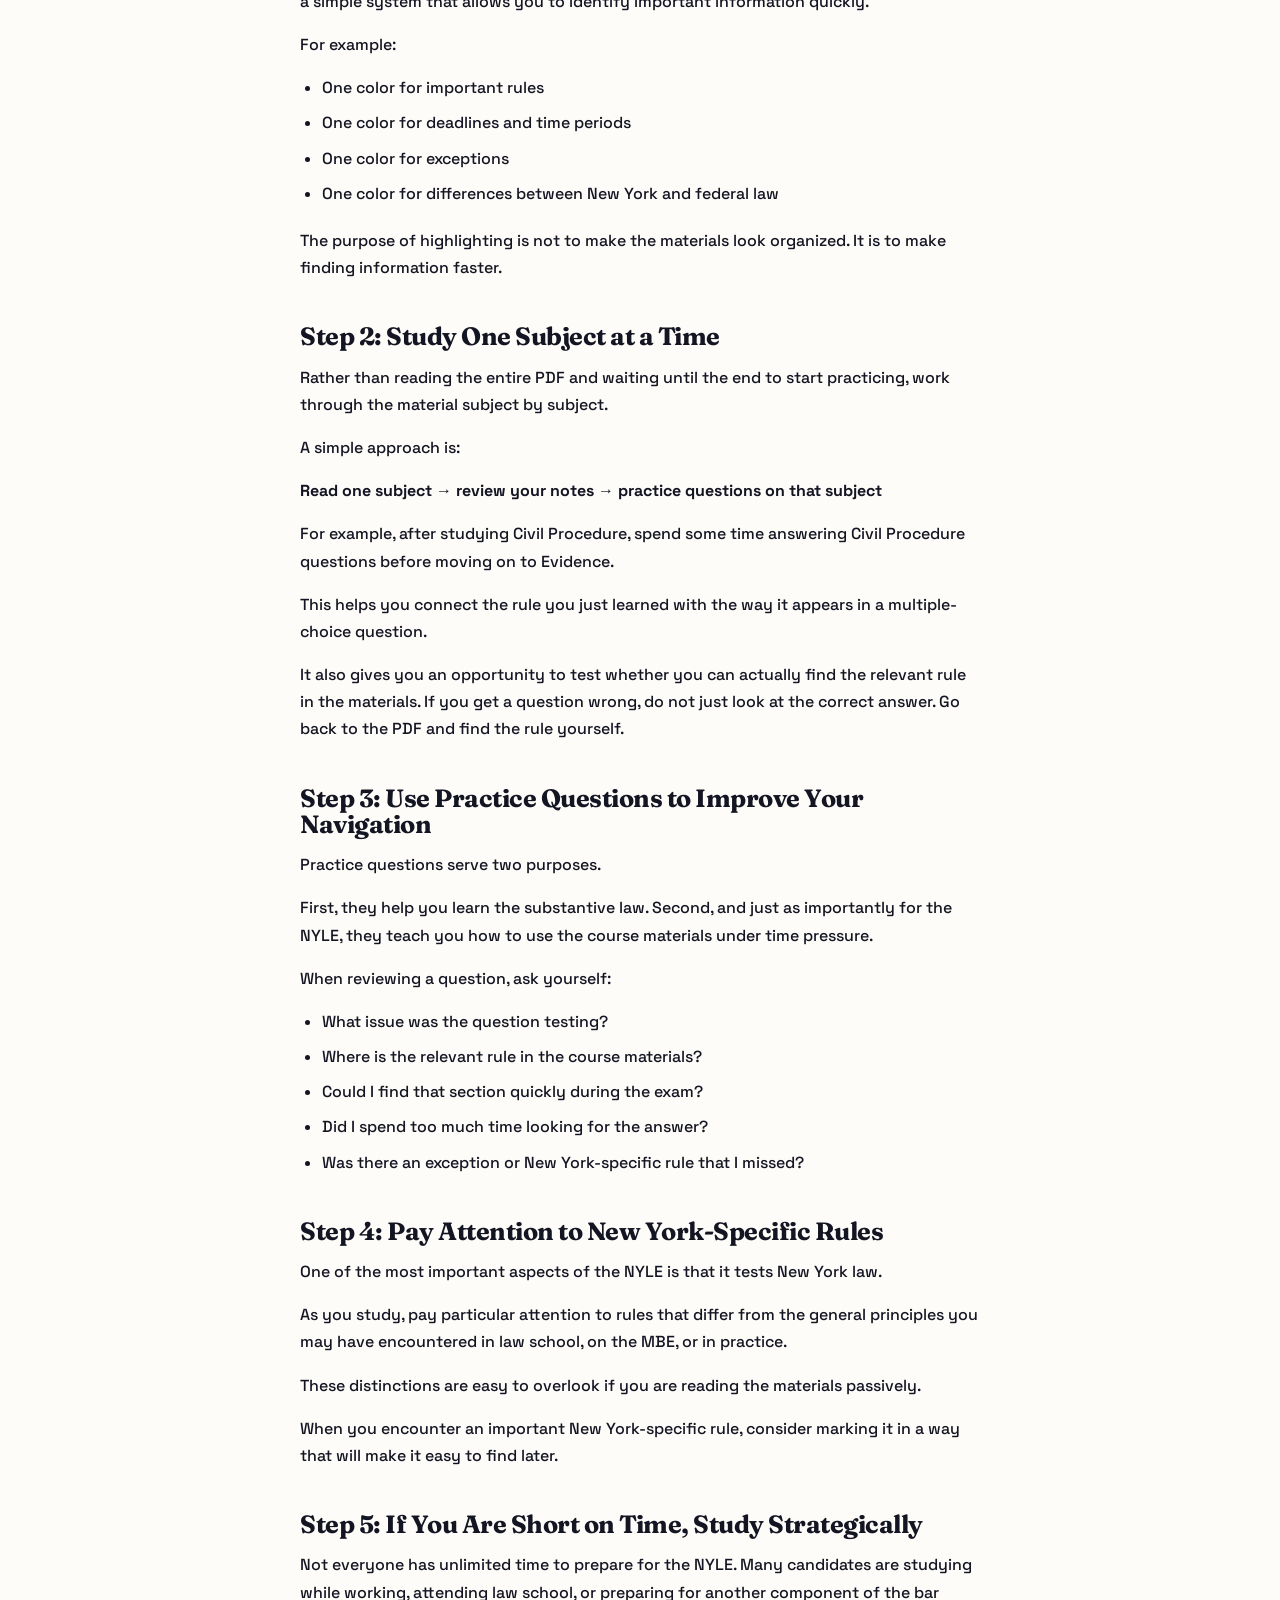
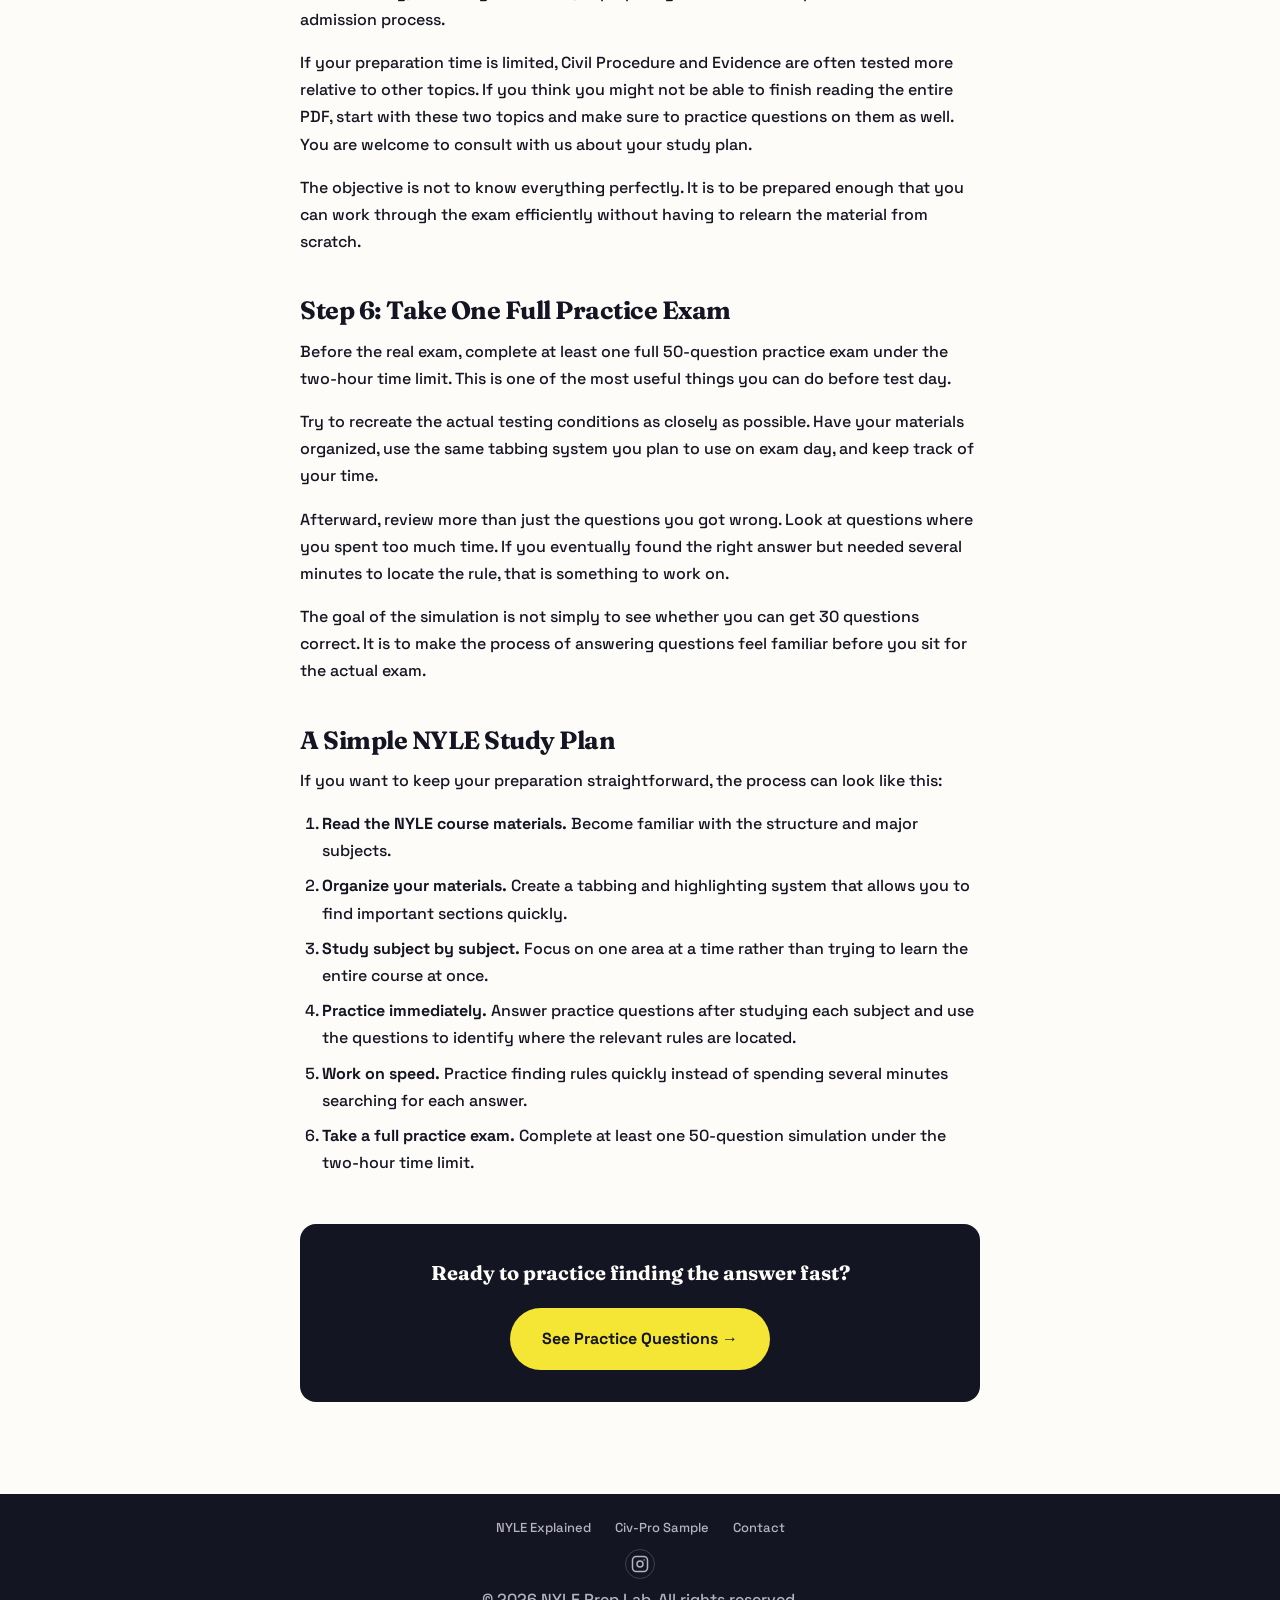
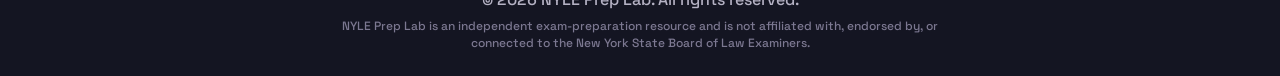
<file: nyle-study-strategy.html>
<!DOCTYPE html>
<html lang="en">
<head>
<!-- Google tag (gtag.js) -->
<script async src="https://www.googletagmanager.com/gtag/js?id=G-0J8TV4LNTQ"></script>
<script>
  window.dataLayer = window.dataLayer || [];
  function gtag(){dataLayer.push(arguments);}
  gtag('js', new Date());

  gtag('config', 'G-0J8TV4LNTQ');
</script>
<meta charset="UTF-8">
<meta name="viewport" content="width=device-width, initial-scale=1.0">
<title>NYLE Study Strategy: How to Prepare Effectively | NYLE Prep Lab</title>
<meta name="description" content="A step-by-step NYLE study strategy: how to use the course materials, build a tabbing/highlighting system, practice by subject, and run a full timed simulation.">
<link rel="canonical" href="https://nylepreplab.com/nyle-study-strategy.html">

<meta property="og:type" content="article">
<meta property="og:title" content="NYLE Study Strategy: How to Prepare Effectively | NYLE Prep Lab">
<meta property="og:description" content="A step-by-step NYLE study strategy: how to use the course materials, build a tabbing/highlighting system, practice by subject, and run a full timed simulation.">
<meta property="og:url" content="https://nylepreplab.com/nyle-study-strategy.html">
<meta property="og:image" content="https://nylepreplab.com/assets/brand/instagram-profile.png">

<link rel="icon" type="image/png" href="assets/brand/favicon-512.png">
<link rel="stylesheet" href="css/style.css?v=6">
</head>
<body>

<header class="site-header">
  <div class="container nav-inner">
    <a href="index.html" class="brand">
      <span class="brand-nyle">NYLE</span>
      <span class="brand-prep-wrap">
        <svg class="brand-highlight" width="92" height="26" viewBox="0 0 56 16" aria-hidden="true">
          <path d="M2,9 C14,4 40,3 52,6 C54,6.5 54,9 51,10 C40,13.5 14,13 4,11 C2,10.5 1,10 2,9 Z" fill="#F5E635"/>
        </svg>
        <span class="brand-prep">Prep Lab</span>
      </span>
    </a>
    <nav class="main-nav" id="mainNav">
      <a href="index.html#nyle-explained">NYLE Explained</a>
      <a href="nyle-civil-procedure-practice-questions.html">Civ-Pro Sample</a>
      <a href="index.html#contact">Contact</a>
    </nav>
    <button class="nav-toggle" id="navToggle" aria-label="Toggle menu" aria-expanded="false">
      <span></span><span></span><span></span>
    </button>
  </div>
</header>

<main>
  <section class="section">
    <div class="container article-shell">
      <a href="index.html#nyle-explained" class="article-back">&larr; Back to NYLE Explained</a>

      <h1>NYLE Study Strategy Explained: How to Prepare Effectively</h1>
      <p class="article-lead">How to Study for the NYLE Effectively</p>

      <p>If you&rsquo;re preparing for the New York Law Exam (NYLE), it can be tempting to assume that you do not need to study very much because the exam is open book.</p>
      <p>That is not quite how the NYLE works.</p>
      <p>You have two hours to answer 50 multiple-choice questions, and many questions require you to work through a factual scenario before deciding which New York rule applies. There is simply not enough time to look up every answer from scratch.</p>
      <p>The most effective way to prepare is therefore not to memorize the entire course. It is to become familiar enough with the NYLE materials that you can quickly find the rule you need and understand how it applies.</p>

      <h2>The Main Strategy: Learn the Materials, Not Every Rule</h2>
      <p>The NYLE is an open-book exam, which changes the way you should study.</p>
      <p>You do not need to memorize every provision in the course materials. What you do need is a good understanding of where different subjects and rules are located.</p>
      <p>Think of the exam as having two parts:</p>
      <ol>
        <li>Recognizing what legal issue the question is testing.</li>
        <li>Finding the relevant rule quickly enough to answer the question.</li>
      </ol>
      <p>With approximately 2.4 minutes per question, spending several minutes searching through the materials for a single rule can quickly put you behind.</p>
      <p>Your goal should be to make the NYLE course PDF familiar enough that you can open it and know roughly where to look.</p>

      <h2>Step 1: Focus on the NYLE Course Materials</h2>
      <p>The official NYLE course materials should be the foundation of your preparation.</p>
      <p>As you read, pay attention to the organization of the PDF.</p>

      <h3>Use Tabs and Highlights Strategically</h3>
      <p>A good tabbing system can save you valuable time during the exam.</p>
      <p>One approach is to use tabs along the side of the PDF for the major subjects, such as Civil Procedure, Torts, Evidence, and Family Law. You can then use tabs along the top for important subsections within those subjects. For example, within Civil Procedure, you might create tabs for topics such as jurisdiction, commencement, service, pleadings, discovery, and appeals.</p>
      <p>The exact system does not matter as much as consistency. Choose a system that makes sense to you and use it throughout your preparation.</p>
      <p>The same applies to highlighting. Avoid highlighting almost every sentence. Instead, use a simple system that allows you to identify important information quickly.</p>
      <p>For example:</p>
      <ul>
        <li>One color for important rules</li>
        <li>One color for deadlines and time periods</li>
        <li>One color for exceptions</li>
        <li>One color for differences between New York and federal law</li>
      </ul>
      <p>The purpose of highlighting is not to make the materials look organized. It is to make finding information faster.</p>

      <h2>Step 2: Study One Subject at a Time</h2>
      <p>Rather than reading the entire PDF and waiting until the end to start practicing, work through the material subject by subject.</p>
      <p>A simple approach is:</p>
      <p><strong>Read one subject &rarr; review your notes &rarr; practice questions on that subject</strong></p>
      <p>For example, after studying Civil Procedure, spend some time answering Civil Procedure questions before moving on to Evidence.</p>
      <p>This helps you connect the rule you just learned with the way it appears in a multiple-choice question.</p>
      <p>It also gives you an opportunity to test whether you can actually find the relevant rule in the materials. If you get a question wrong, do not just look at the correct answer. Go back to the PDF and find the rule yourself.</p>

      <h2>Step 3: Use Practice Questions to Improve Your Navigation</h2>
      <p>Practice questions serve two purposes.</p>
      <p>First, they help you learn the substantive law. Second, and just as importantly for the NYLE, they teach you how to use the course materials under time pressure.</p>
      <p>When reviewing a question, ask yourself:</p>
      <ul>
        <li>What issue was the question testing?</li>
        <li>Where is the relevant rule in the course materials?</li>
        <li>Could I find that section quickly during the exam?</li>
        <li>Did I spend too much time looking for the answer?</li>
        <li>Was there an exception or New York-specific rule that I missed?</li>
      </ul>

      <h2>Step 4: Pay Attention to New York-Specific Rules</h2>
      <p>One of the most important aspects of the NYLE is that it tests New York law.</p>
      <p>As you study, pay particular attention to rules that differ from the general principles you may have encountered in law school, on the MBE, or in practice.</p>
      <p>These distinctions are easy to overlook if you are reading the materials passively.</p>
      <p>When you encounter an important New York-specific rule, consider marking it in a way that will make it easy to find later.</p>

      <h2>Step 5: If You Are Short on Time, Study Strategically</h2>
      <p>Not everyone has unlimited time to prepare for the NYLE. Many candidates are studying while working, attending law school, or preparing for another component of the bar admission process.</p>
      <p>If your preparation time is limited, Civil Procedure and Evidence are often tested more relative to other topics. If you think you might not be able to finish reading the entire PDF, start with these two topics and make sure to practice questions on them as well. You are welcome to <a href="index.html#contact">consult with us</a> about your study plan.</p>
      <p>The objective is not to know everything perfectly. It is to be prepared enough that you can work through the exam efficiently without having to relearn the material from scratch.</p>

      <h2>Step 6: Take One Full Practice Exam</h2>
      <p>Before the real exam, complete at least one full 50-question practice exam under the two-hour time limit. This is one of the most useful things you can do before test day.</p>
      <p>Try to recreate the actual testing conditions as closely as possible. Have your materials organized, use the same tabbing system you plan to use on exam day, and keep track of your time.</p>
      <p>Afterward, review more than just the questions you got wrong. Look at questions where you spent too much time. If you eventually found the right answer but needed several minutes to locate the rule, that is something to work on.</p>
      <p>The goal of the simulation is not simply to see whether you can get 30 questions correct. It is to make the process of answering questions feel familiar before you sit for the actual exam.</p>

      <h2>A Simple NYLE Study Plan</h2>
      <p>If you want to keep your preparation straightforward, the process can look like this:</p>
      <ol>
        <li><strong>Read the NYLE course materials.</strong> Become familiar with the structure and major subjects.</li>
        <li><strong>Organize your materials.</strong> Create a tabbing and highlighting system that allows you to find important sections quickly.</li>
        <li><strong>Study subject by subject.</strong> Focus on one area at a time rather than trying to learn the entire course at once.</li>
        <li><strong>Practice immediately.</strong> Answer practice questions after studying each subject and use the questions to identify where the relevant rules are located.</li>
        <li><strong>Work on speed.</strong> Practice finding rules quickly instead of spending several minutes searching for each answer.</li>
        <li><strong>Take a full practice exam.</strong> Complete at least one 50-question simulation under the two-hour time limit.</li>
      </ol>

      <div class="article-cta">
        <p>Ready to practice finding the answer fast?</p>
        <a href="index.html#practice" class="btn btn-primary btn-lg">See Practice Questions &rarr;</a>
      </div>
    </div>
  </section>
</main>

<footer class="site-footer">
  <div class="container footer-inner">
    <nav class="footer-nav">
      <a href="index.html#nyle-explained">NYLE Explained</a>
      <a href="nyle-civil-procedure-practice-questions.html">Civ-Pro Sample</a>
      <a href="index.html#contact">Contact</a>
    </nav>
    <a href="https://www.instagram.com/nylepreplab/" target="_blank" rel="noopener" class="footer-social" aria-label="NYLE Prep Lab on Instagram">
      <svg width="18" height="18" viewBox="0 0 24 24" fill="none" stroke="currentColor" stroke-width="2" stroke-linecap="round" stroke-linejoin="round">
        <rect x="2" y="2" width="20" height="20" rx="5"/>
        <circle cx="12" cy="12" r="4"/>
        <circle cx="17.5" cy="6.5" r="1" fill="currentColor" stroke="none"/>
      </svg>
    </a>
    <p>&copy; <span id="year"></span> NYLE Prep Lab. All rights reserved.</p>
    <p class="footer-disclaimer">NYLE Prep Lab is an independent exam-preparation resource and is not affiliated with, endorsed by, or connected to the New York State Board of Law Examiners.</p>
  </div>
</footer>

<script src="js/main.js?v=6"></script>
</body>
</html>
</file>
<file: css/style.css>
@font-face {
  font-family: 'Fraunces';
  font-weight: 600 900;
  font-style: normal;
  font-display: swap;
  src: url('../assets/brand/FrauncesCompact.woff2') format('woff2');
}
@font-face {
  font-family: 'Space Grotesk';
  font-weight: 500 700;
  font-style: normal;
  font-display: swap;
  src: url('../assets/brand/SpaceGrotesk.woff2') format('woff2');
}

:root {
  --ink: #141522;
  --ink-soft: #56526B;
  --ink-faint: #8A8778;
  --cream: #FDFCF9;
  --cream-deep: #F5F2E9;
  --amber: #F5E635;
  --amber-deep: #E8D400;
  --border: #E7E2D3;
  --radius: 16px;
  --max-width: 1120px;
}

* { margin: 0; padding: 0; box-sizing: border-box; }

html { scroll-behavior: smooth; }

body {
  font-family: 'Space Grotesk', -apple-system, BlinkMacSystemFont, sans-serif;
  font-weight: 500;
  color: var(--ink);
  background: var(--cream);
  line-height: 1.6;
}

.container {
  max-width: var(--max-width);
  margin: 0 auto;
  padding: 0 20px;
}

h1, h2, h3 {
  font-family: 'Fraunces', serif;
  font-weight: 700;
  color: var(--ink);
  line-height: 1.05;
  letter-spacing: -0.5px;
}
h2 { font-size: 34px; margin-bottom: 10px; }
h3 { font-size: 19px; margin-bottom: 10px; font-weight: 700; }

a { color: var(--ink); text-decoration: none; }

/* ---------- Highlighter accent ---------- */
.hl-wrap { position: relative; display: inline-block; }
.hl-svg { position: absolute; left: -8px; right: -8px; top: -4px; width: calc(100% + 16px); height: 110%; z-index: 1; }
.hl-text { position: relative; z-index: 2; }

/* ---------- Buttons ---------- */
.btn {
  display: inline-block;
  padding: 13px 24px;
  border-radius: 999px;
  font-family: 'Space Grotesk', sans-serif;
  font-weight: 700;
  font-size: 15px;
  cursor: pointer;
  border: 2px solid transparent;
  text-decoration: none !important;
}
.btn-primary { background: var(--amber); color: var(--ink); }
.btn-primary:hover { background: var(--amber-deep); }
.btn-ghost { background: transparent; color: var(--ink); border-color: var(--ink); }
.btn-ghost:hover { background: var(--ink); color: var(--cream); }
.btn-lg { padding: 16px 30px; font-size: 16px; }
.btn-block { display: block; width: 100%; text-align: center; }

/* ---------- Header ---------- */
.site-header {
  position: sticky;
  top: 0;
  background: rgba(253, 252, 249, 0.9);
  backdrop-filter: blur(8px);
  border-bottom: 1px solid var(--border);
  z-index: 100;
}
.nav-inner {
  display: flex;
  align-items: center;
  justify-content: space-between;
  height: 72px;
  gap: 20px;
}
.brand { display: flex; flex-direction: column; align-items: flex-start; line-height: 1; gap: 3px; }
.brand-nyle {
  font-family: 'Fraunces', serif;
  font-weight: 900;
  font-size: 29px;
  letter-spacing: -0.5px;
  color: var(--ink);
}
.brand-prep-wrap { position: relative; display: inline-block; }
.brand-highlight { position: absolute; left: -4px; bottom: -6px; z-index: 1; }
.brand-prep {
  font-family: 'Space Grotesk', sans-serif;
  font-weight: 700;
  font-size: 18px;
  color: var(--ink);
  position: relative;
  z-index: 2;
}
.main-nav {
  display: flex;
  gap: 30px;
  margin-left: auto;
}
.main-nav a { font-weight: 500; color: var(--ink-soft); }
.main-nav a:hover { color: var(--ink); }
.nav-toggle {
  display: none;
  flex-direction: column;
  gap: 5px;
  background: none;
  border: none;
  cursor: pointer;
  padding: 6px;
}
.nav-toggle span { width: 24px; height: 2px; background: var(--ink); display: block; }

/* ---------- Hero ---------- */
.hero {
  min-height: calc(100vh - 72px);
  display: flex;
  align-items: center;
  padding: 32px 0;
  position: relative;
  overflow: hidden;
}
.hero::before {
  content: "";
  position: absolute;
  top: -180px;
  right: -160px;
  width: 480px;
  height: 480px;
  border-radius: 50%;
  background: radial-gradient(circle, rgba(245,230,53,0.35) 0%, rgba(245,230,53,0) 70%);
  pointer-events: none;
}
.hero > .container {
  width: 100%;
}
.hero-grid {
  display: grid;
  grid-template-columns: 1.05fr 0.95fr;
  gap: 56px;
  align-items: center;
  position: relative;
}
.hero h1 {
  font-size: 42px;
  margin: 0 0 16px;
}
.hero-sub {
  color: var(--ink-soft);
  font-size: 16px;
  line-height: 1.55;
  max-width: 480px;
}

/* ---------- Sections ---------- */
.section { padding: 84px 0; }
.section-alt { background: var(--cream-deep); }
.section-lead {
  color: var(--ink-soft);
  font-size: 17px;
  max-width: 640px;
  margin-bottom: 42px;
}

/* ---------- NYLE Explained: sticky notes ---------- */
.sticky-notes-grid {
  display: flex;
  flex-wrap: wrap;
  justify-content: center;
  gap: 30px;
  margin-bottom: 8px;
}
.sticky-note {
  display: flex;
  align-items: center;
  justify-content: center;
  text-align: center;
  flex: 0 1 340px;
  max-width: 340px;
  min-height: 200px;
  padding: 30px 22px;
  border-radius: 4px 4px 10px 10px;
  background-color: #FFF3B8;
  background-image: repeating-linear-gradient(
    to bottom,
    transparent 0,
    transparent 27px,
    rgba(20, 21, 34, 0.1) 27px,
    rgba(20, 21, 34, 0.1) 28px
  );
  box-shadow: 0 10px 22px rgba(20, 21, 34, 0.16);
  position: relative;
  transition: transform 0.15s ease, box-shadow 0.15s ease;
}
.sticky-note::before {
  content: "";
  position: absolute;
  top: -9px;
  left: 50%;
  transform: translateX(-50%);
  width: 16px;
  height: 16px;
  border-radius: 50%;
  background: var(--amber-deep);
  box-shadow: 0 2px 4px rgba(20, 21, 34, 0.3);
}
.sticky-note:nth-child(1) { transform: rotate(-2deg); }
.sticky-note:nth-child(2) { transform: rotate(1.4deg); }
.sticky-note:nth-child(3) { transform: rotate(-1.2deg); }
.sticky-note:nth-child(4) { transform: rotate(2deg); }
.sticky-note:nth-child(5) { transform: rotate(-1.6deg); }
.sticky-note:hover {
  transform: translateY(-4px) rotate(0deg);
  box-shadow: 0 16px 30px rgba(20, 21, 34, 0.22);
}
.sticky-note-text {
  font-family: 'Fraunces', serif;
  font-weight: 700;
  font-size: 17px;
  line-height: 1.35;
  color: var(--ink);
  position: relative;
  z-index: 2;
}
.explain-disclaimer {
  margin-top: 34px;
  font-size: 13px;
  color: var(--ink-faint);
  border-top: 1px solid var(--border);
  padding-top: 20px;
}
.explain-disclaimer a { color: var(--ink-soft); text-decoration: underline; }

/* ---------- Pricing ---------- */
.pricing-card {
  max-width: 440px;
  margin: 0 0 0 auto;
  background: var(--ink);
  color: var(--cream);
  border-radius: 24px;
  padding: 30px 34px;
  box-shadow: 0 24px 60px rgba(20, 21, 34, 0.22);
}
.pricing-header { text-align: center; margin-bottom: 16px; }
.pricing-header h3 { color: var(--cream); font-size: 18px; }
.price { margin-top: 8px; }
.price-amount { font-family: 'Fraunces', serif; font-weight: 900; font-size: 36px; color: var(--amber); }
.price-note { color: #9C98AE; margin-left: 6px; font-size: 13px; }
.pricing-features { list-style: none; margin-bottom: 18px; }
.pricing-features li {
  padding: 8px 0 8px 26px;
  position: relative;
  border-bottom: 1px solid rgba(255,255,255,0.1);
  color: #E4E1EF;
  font-size: 14px;
}
.pricing-features li:last-child { border-bottom: none; }
.pricing-features li::before {
  content: "\2713";
  position: absolute;
  left: 0;
  color: var(--amber);
  font-weight: 700;
}
.pricing-note { text-align: center; color: #9C98AE; font-size: 12px; margin-top: 12px; }
.pricing-preview-link { display: block; text-align: center; color: #C9C6DB; font-size: 13px; margin-top: 14px; text-decoration: underline; }
.pricing-preview-link:hover { color: var(--amber); }

/* ---------- Contact ---------- */
.contact-inner {
  display: grid;
  grid-template-columns: 1fr 1fr;
  gap: 54px;
  align-items: start;
}
.contact-alt { margin-top: 16px; color: var(--ink-soft); }
.contact-alt a { text-decoration: underline; }
.contact-form {
  display: flex;
  flex-direction: column;
  gap: 6px;
  background: var(--cream-deep);
  padding: 32px;
  border-radius: var(--radius);
  border: 1px solid var(--border);
}
.contact-form label { font-weight: 700; font-size: 14px; margin-top: 10px; }
.contact-form input,
.contact-form textarea {
  padding: 11px 14px;
  border: 1.5px solid var(--border);
  border-radius: 8px;
  font: inherit;
  margin-bottom: 4px;
  background: var(--cream);
  color: var(--ink);
}
.contact-form input:focus,
.contact-form textarea:focus {
  outline: none;
  border-color: var(--amber-deep);
}
.contact-form button { margin-top: 16px; }
.form-status { margin-top: 12px; font-size: 14px; padding: 10px; border-radius: 8px; }
.form-status.success { background: #E9F7E5; color: #23522A; }
.form-status.error { background: #FBEAEA; color: #7A2626; }

/* ---------- Footer ---------- */
.site-footer { background: var(--ink); color: #B5B2C4; padding: 24px 0; text-align: center; }
.footer-nav {
  display: flex;
  justify-content: center;
  gap: 24px;
  margin-bottom: 10px;
}
.footer-nav a { color: #B5B2C4; font-size: 13px; font-weight: 500; }
.footer-nav a:hover { color: var(--amber); }
.footer-social {
  display: inline-flex;
  align-items: center;
  justify-content: center;
  width: 30px;
  height: 30px;
  border-radius: 50%;
  color: #B5B2C4;
  border: 1px solid rgba(255,255,255,0.18);
  margin-bottom: 8px;
}
.footer-social:hover { color: var(--amber); border-color: var(--amber); }
.footer-disclaimer {
  font-size: 12px;
  line-height: 1.4;
  color: #7C7891;
  margin-top: 6px;
  max-width: 600px;
  margin-left: auto;
  margin-right: auto;
}

/* ---------- Responsive ---------- */
@media (max-width: 900px) {
  .hero-grid { grid-template-columns: 1fr; text-align: center; }
  .hero h1 { margin-left: auto; margin-right: auto; }
  .hero-sub { max-width: 520px; margin-left: auto; margin-right: auto; }
  .pricing-card { margin: 0 auto; }
}

@media (max-width: 800px) {
  .sticky-note { flex-basis: 300px; max-width: 300px; }
  .contact-inner { grid-template-columns: 1fr; }
  .hero h1 { font-size: 38px; }
}

@media (max-width: 480px) {
  .sticky-note { flex-basis: 100%; max-width: 100%; }
}

@media (max-width: 680px) {
  .main-nav {
    position: absolute;
    top: 72px;
    left: 0;
    right: 0;
    background: var(--cream);
    border-bottom: 1px solid var(--border);
    flex-direction: column;
    padding: 16px 20px;
    display: none;
    gap: 14px;
  }
  .main-nav.open { display: flex; }
  .nav-toggle { display: flex; }
  .hero { padding: 40px 0 48px; }
  .hero h1 { font-size: 32px; margin-bottom: 14px; }
  .hero-sub { font-size: 15.5px; line-height: 1.5; max-width: 100%; }
  .section { padding: 56px 0; }
  .pricing-card { padding: 30px 26px; }
  .pricing-header { margin-bottom: 16px; }
  .pricing-header h3 { font-size: 17px; }
  .price-amount { font-size: 34px; }
  .pricing-features { margin-bottom: 20px; }
  .pricing-features li { padding: 9px 0 9px 26px; font-size: 14px; }
}

/* ---------- Article pages ---------- */
.article-back {
  display: inline-block;
  font-size: 14px;
  font-weight: 700;
  color: var(--ink-soft);
  margin-bottom: 20px;
}
.article-back:hover { color: var(--ink); }
.article-shell { max-width: 720px; margin: 0 auto; }
.article-shell h1 {
  font-size: 38px;
  margin-bottom: 18px;
}
.article-lead {
  font-size: 18px;
  color: var(--ink-soft);
  margin-bottom: 8px;
}
.article-shell h2 {
  font-size: 25px;
  margin-top: 42px;
  margin-bottom: 14px;
}
.article-shell h3 {
  font-size: 19px;
  margin-top: 28px;
  margin-bottom: 10px;
}
.article-shell p {
  margin-bottom: 16px;
  line-height: 1.7;
}
.article-shell ul,
.article-shell ol {
  margin: 0 0 20px;
  padding-left: 22px;
  line-height: 1.7;
}
.article-shell li { margin-bottom: 8px; }
.article-shell strong { color: var(--ink); }
.article-checklist {
  background: var(--cream-deep);
  border: 1px solid var(--border);
  border-radius: var(--radius);
  padding: 24px 28px;
  margin: 24px 0 32px;
  list-style: none;
}
.article-checklist li { padding-left: 0; }
.article-table-wrap {
  overflow-x: auto;
  margin: 0 0 24px;
}
.article-table {
  width: 100%;
  border-collapse: collapse;
  font-size: 15px;
}
.article-table th,
.article-table td {
  text-align: left;
  padding: 10px 16px;
  border-bottom: 1px solid var(--border);
}
.article-table th {
  font-family: 'Space Grotesk', sans-serif;
  font-weight: 700;
  color: var(--ink);
  background: var(--cream-deep);
}
.article-table td { color: var(--ink-soft); }
.article-cta {
  background: var(--ink);
  color: var(--cream);
  border-radius: var(--radius);
  padding: 32px;
  text-align: center;
  margin: 48px 0 8px;
}
.article-cta p {
  color: var(--cream);
  font-family: 'Fraunces', serif;
  font-weight: 700;
  font-size: 20px;
  margin-bottom: 18px;
}

@media (max-width: 680px) {
  .article-shell h1 { font-size: 30px; }
  .article-shell h2 { font-size: 21px; }
}

/* ---------- Practice questions teaser (homepage) ---------- */
.practice-teaser { text-align: center; }
.practice-teaser .section-lead { margin-left: auto; margin-right: auto; }
.section-dark { background: var(--ink); }
.section-dark h2 { color: var(--cream); }
.section-dark .section-lead { color: #C9C6DB; }

/* ---------- Practice questions (interactive quiz) ---------- */
@keyframes quizFade {
  from { opacity: 0; transform: translateY(8px); }
  to { opacity: 1; transform: translateY(0); }
}
.quiz-page-section {
  min-height: calc(100vh - 72px);
  display: flex;
  align-items: center;
  padding: 20px 0;
}
.quiz-page-section > .container { width: 100%; }
.quiz-app { max-width: 880px; margin: 0 auto; }
.quiz-slide { display: none; }
.quiz-slide.active {
  display: flex;
  flex-direction: column;
  background: var(--cream);
  border-radius: 22px;
  box-shadow: 0 16px 44px rgba(20, 21, 34, 0.1);
  padding: 14px 24px;
  animation: quizFade 0.3s ease;
}
.quiz-meta {
  display: flex;
  align-items: center;
  justify-content: space-between;
  margin-bottom: 6px;
}
.quiz-dots { display: flex; gap: 6px; }
.quiz-dot {
  width: 7px;
  height: 7px;
  border-radius: 50%;
  background: var(--border);
}
.quiz-dot.is-done { background: var(--ink-soft); }
.quiz-dot.is-current { width: 9px; height: 9px; background: var(--amber-deep); }
.quiz-count {
  font-family: 'Space Grotesk', sans-serif;
  font-weight: 700;
  font-size: 12px;
  letter-spacing: 0.3px;
  text-transform: uppercase;
  color: var(--ink-faint);
}
.quiz-prompt { margin-bottom: 8px; font-size: 15px; line-height: 1.38; }
.quiz-prompt p { margin-bottom: 4px; }
.quiz-prompt p:last-child { margin-bottom: 0; font-weight: 700; color: var(--ink); }
.quiz-choices-list { display: grid; grid-template-columns: 1fr 1fr; gap: 8px; }
.quiz-choice {
  display: flex;
  align-items: flex-start;
  gap: 10px;
  width: 100%;
  text-align: left;
  background: var(--cream);
  border: 1.5px solid var(--border);
  border-radius: 14px;
  padding: 8px 12px;
  font: inherit;
  font-size: 14px;
  line-height: 1.28;
  color: var(--ink);
  cursor: pointer;
  transition: border-color 0.15s ease, background 0.15s ease, transform 0.15s ease, box-shadow 0.15s ease;
}
.quiz-choice:hover { border-color: var(--ink); transform: translateY(-1px); box-shadow: 0 6px 14px rgba(20, 21, 34, 0.08); }
.quiz-choices-list.answered .quiz-choice { cursor: default; pointer-events: none; }
.quiz-choices-list.answered .quiz-choice:hover { transform: none; box-shadow: none; }
.quiz-choice-letter {
  display: flex;
  align-items: center;
  justify-content: center;
  width: 24px;
  height: 24px;
  border-radius: 50%;
  background: var(--cream-deep);
  color: var(--ink-soft);
  font-family: 'Space Grotesk', sans-serif;
  font-weight: 700;
  font-size: 13px;
  flex-shrink: 0;
  transition: background 0.15s ease, color 0.15s ease;
}
.quiz-choice.is-correct { background: #E9F7E5; border-color: #23522A; }
.quiz-choice.is-correct .quiz-choice-letter { background: #23522A; color: #fff; }
.quiz-choice.is-incorrect { background: #FBEAEA; border-color: #7A2626; }
.quiz-choice.is-incorrect .quiz-choice-letter { background: #7A2626; color: #fff; }
.quiz-feedback {
  display: none;
  margin-top: 6px;
  padding: 7px 12px;
  background: var(--cream-deep);
  border-radius: 12px;
  border-left: 3px solid var(--amber-deep);
  animation: quizFade 0.25s ease;
}
.quiz-slide.answered .quiz-feedback { display: block; }
.quiz-feedback-answer { font-weight: 700; margin-bottom: 3px; font-size: 13.5px; }
.quiz-correct-letter {
  display: inline-block;
  background: var(--amber);
  padding: 1px 9px;
  border-radius: 6px;
  font-weight: 700;
}
.quiz-feedback-explanation { color: var(--ink-soft); font-size: 13px; line-height: 1.3; margin: 0; }
.quiz-next-btn { display: none; margin-top: 6px; align-self: flex-start; padding: 8px 18px; font-size: 13.5px; }
.quiz-slide.answered .quiz-next-btn { display: inline-block; }
.quiz-complete {
  display: none;
  margin-top: 6px;
  padding-top: 6px;
  border-top: 1px solid var(--border);
  text-align: center;
  animation: quizFade 0.3s ease;
}
.quiz-slide.answered .quiz-complete { display: block; }
.quiz-complete-title { font-family: 'Fraunces', serif; font-weight: 700; font-size: 14.5px; margin-bottom: 6px; }
.quiz-complete-btn { padding: 8px 18px; font-size: 13px; }

@media (max-width: 680px) {
  .quiz-page-section { min-height: 0; padding: 20px 0 40px; }
  .quiz-slide.active { padding: 18px 18px; }
  .quiz-choices-list { grid-template-columns: 1fr; }
  .quiz-prompt { font-size: 14px; }
  .quiz-choice { font-size: 13px; padding: 9px 12px; }
}
</file>
